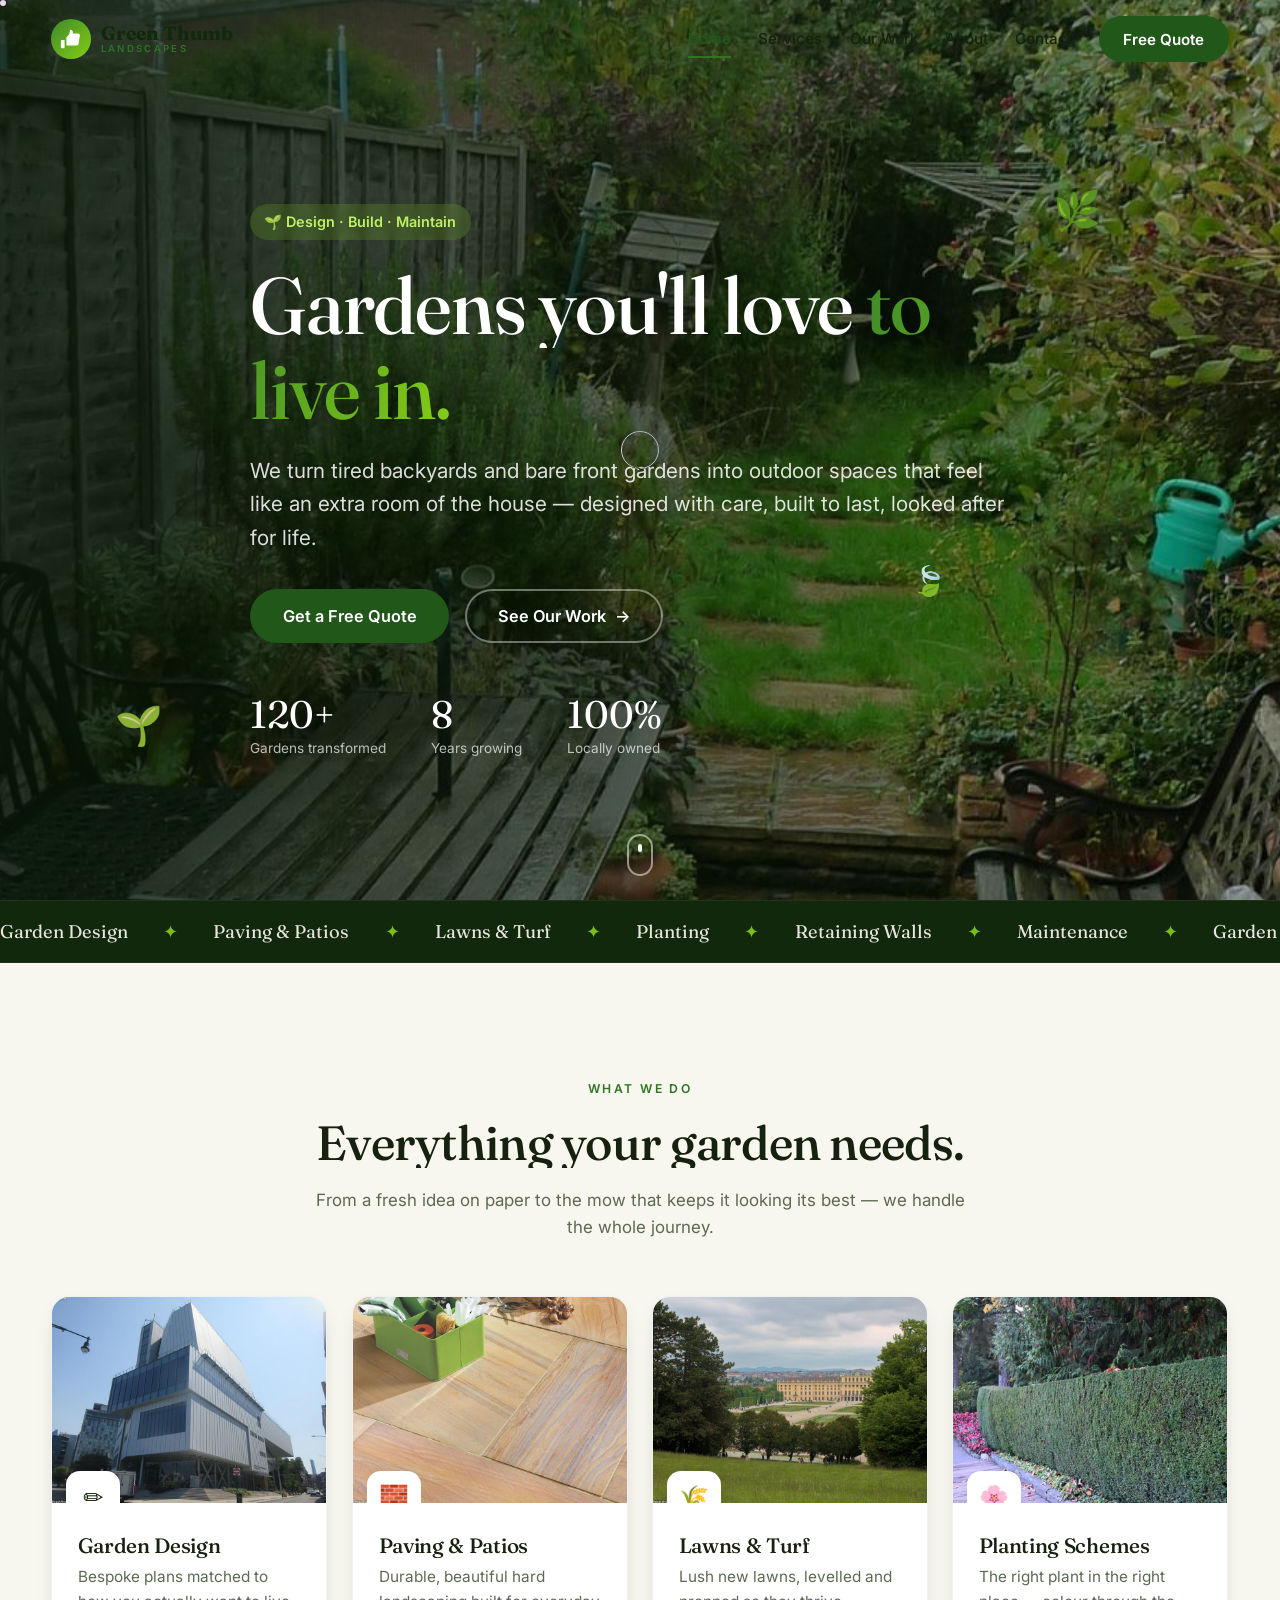
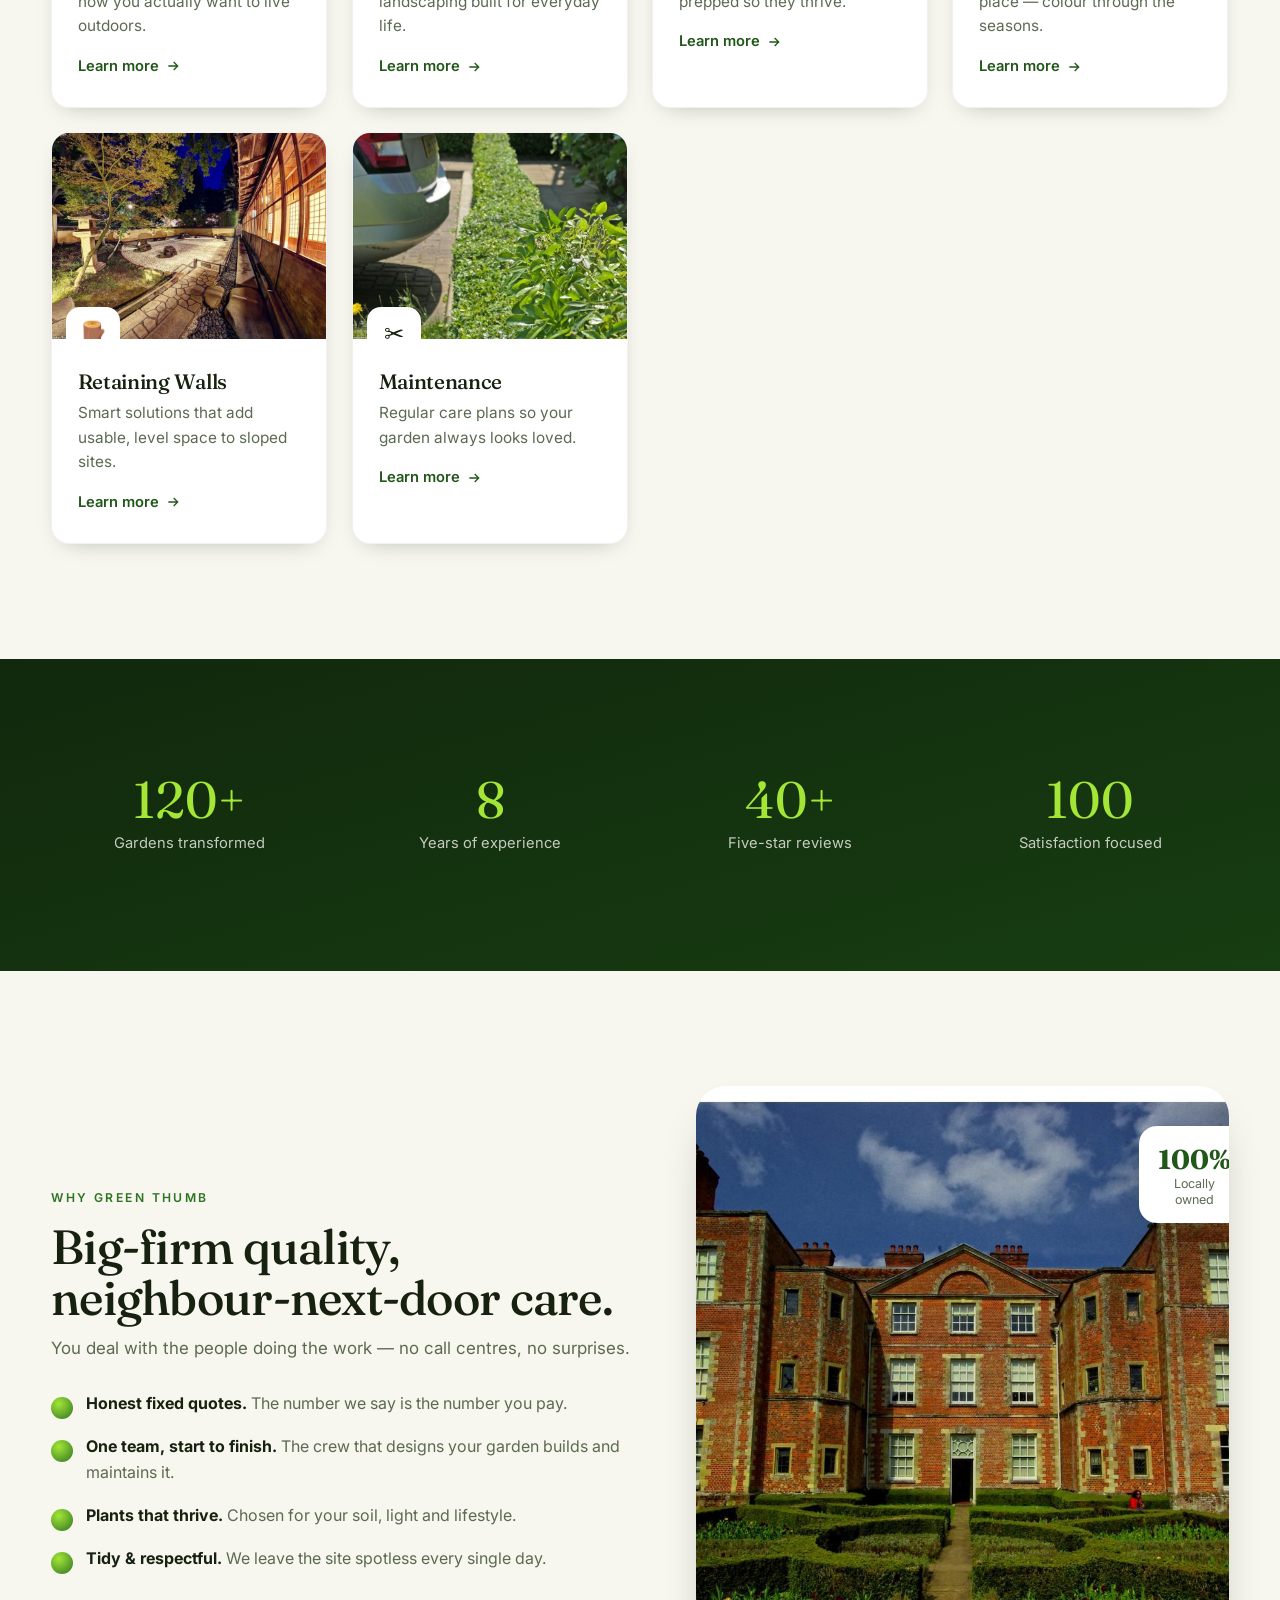
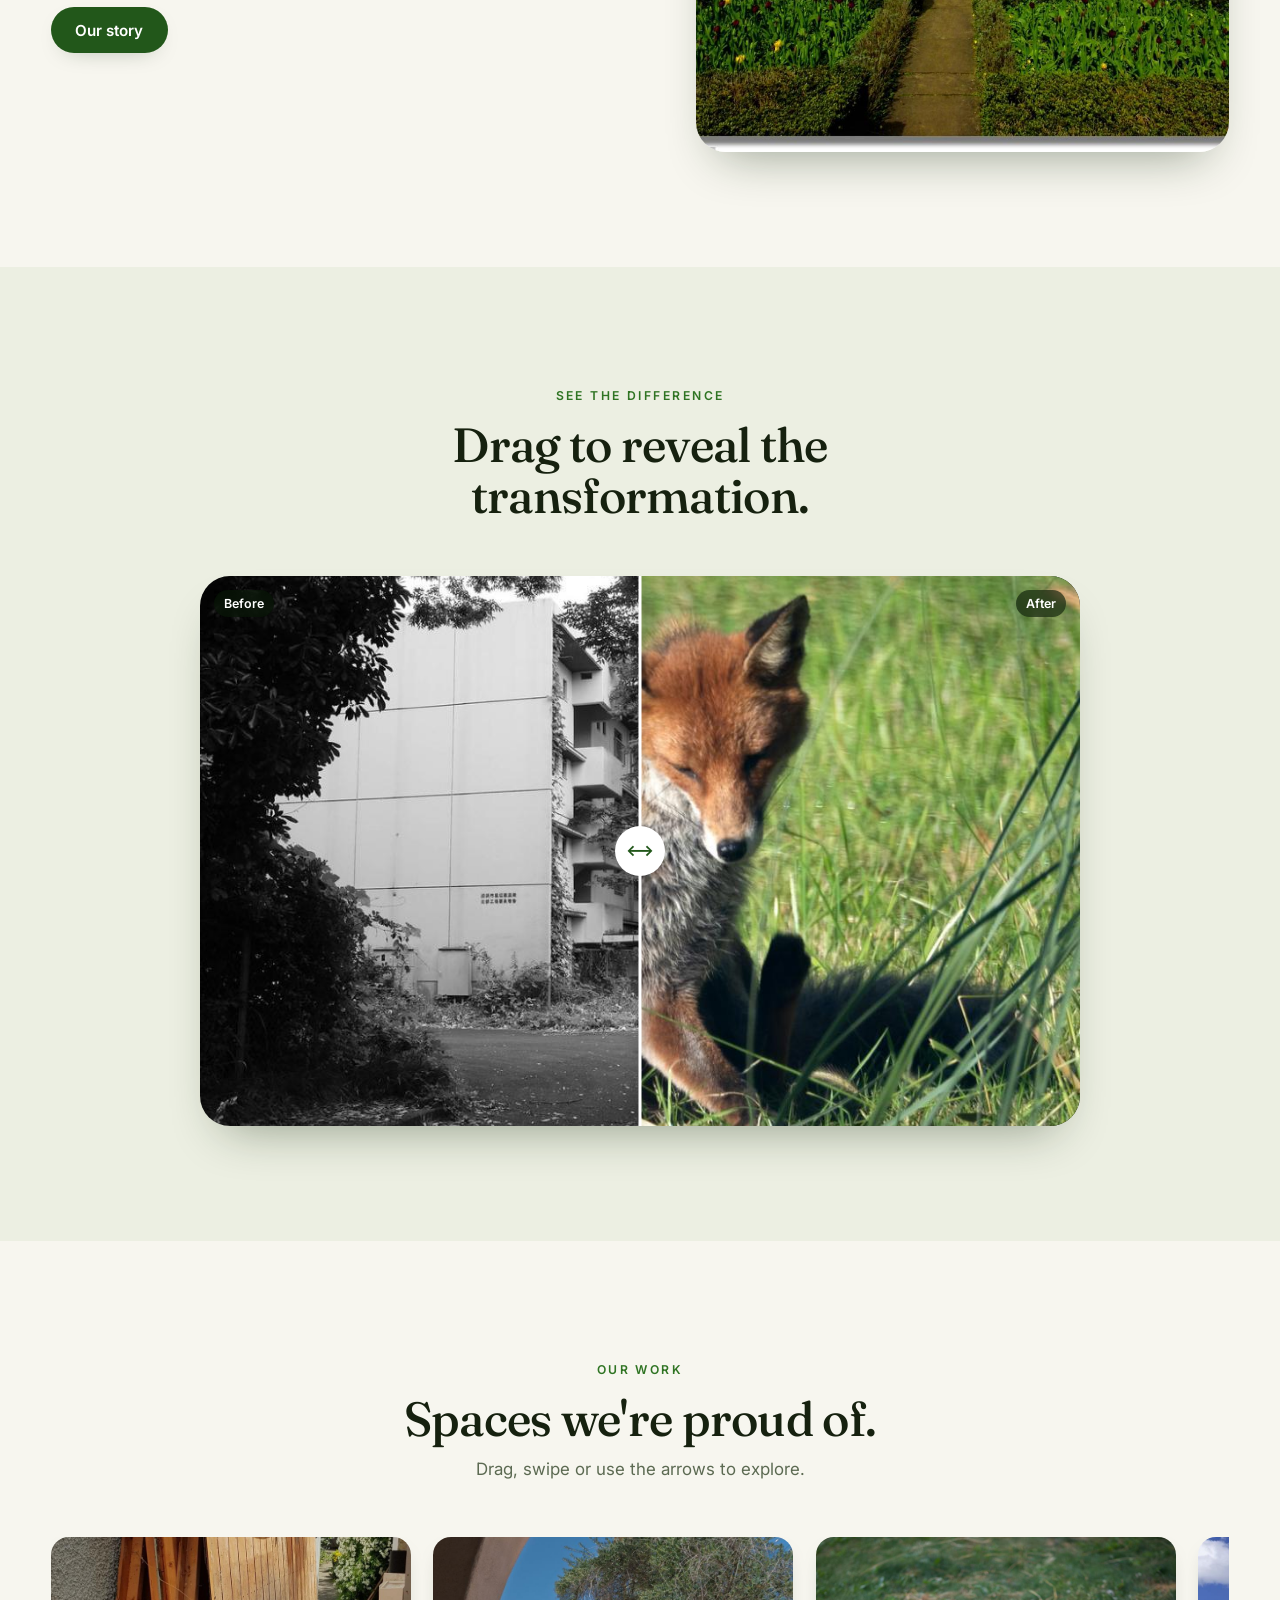
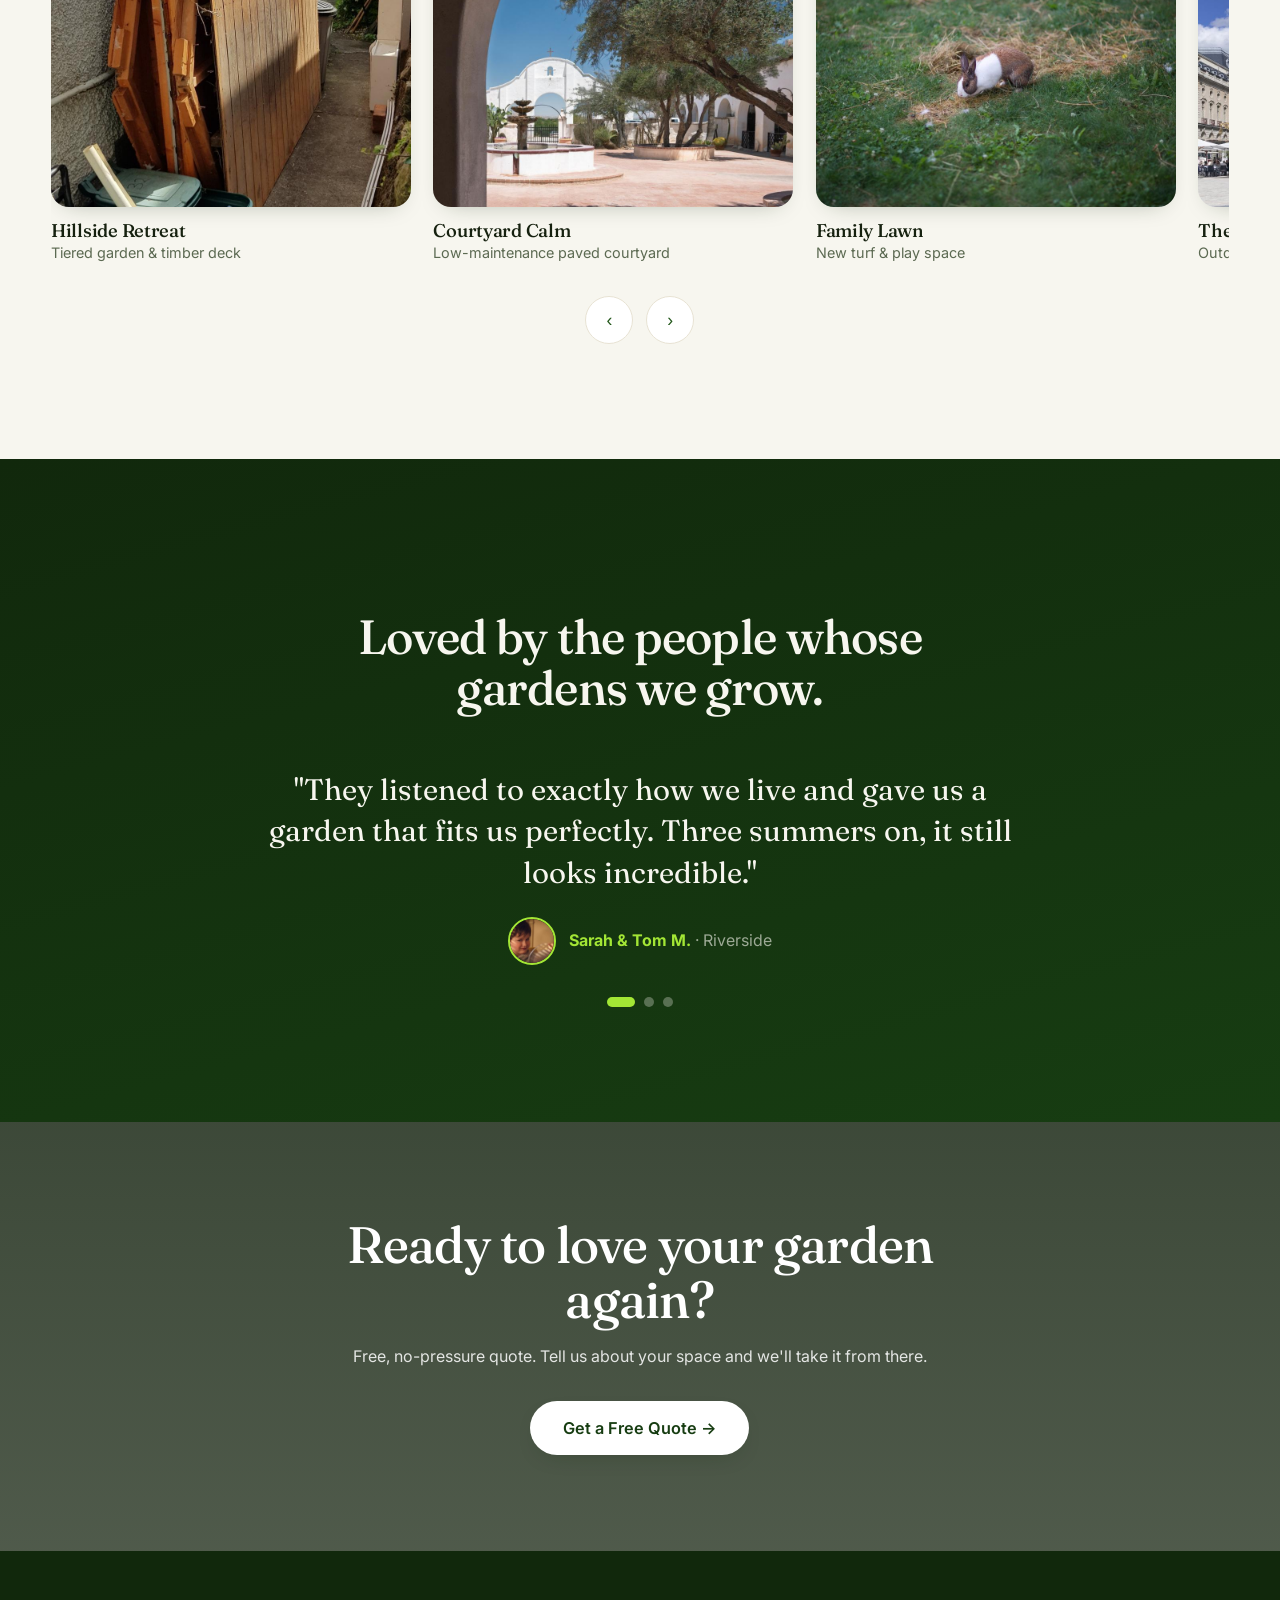
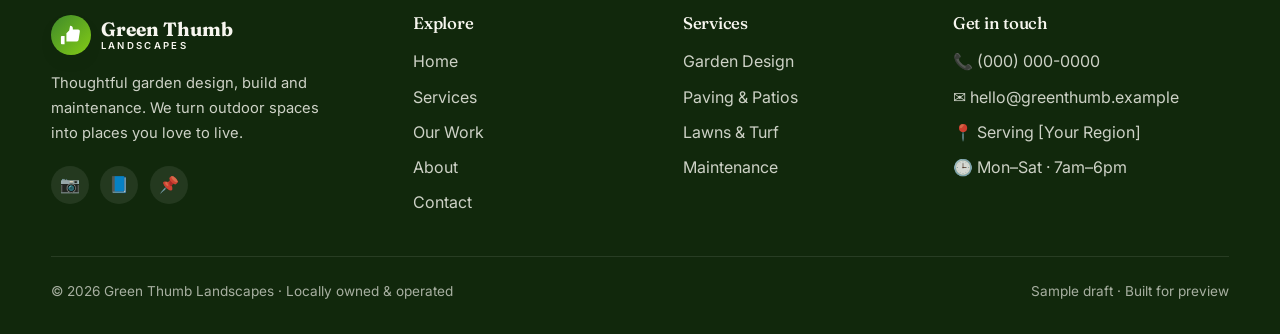
<file: index.html>
<!DOCTYPE html>
<html lang="en">
<head>
<meta charset="UTF-8"/>
<meta name="viewport" content="width=device-width, initial-scale=1.0"/>
<meta name="description" content="Green Thumb Landscapes — garden design, build & maintenance. Gardens you'll love to live in."/>
<title>Green Thumb Landscapes — Gardens You'll Love to Live In</title>
<link rel="preconnect" href="https://fonts.googleapis.com"/>
<link rel="preconnect" href="https://fonts.gstatic.com" crossorigin/>
<link href="https://fonts.googleapis.com/css2?family=Fraunces:opsz,wght@9..144,400;9..144,500;9..144,600&family=Inter:wght@400;500;600;700&display=swap" rel="stylesheet"/>
<link rel="stylesheet" href="css/styles.css"/>
</head>
<body data-page="home">

<!-- HERO -->
<section class="hero">
  <div class="hero__media"><img src="images/hero.jpg" alt="Beautiful landscaped garden" data-parallax="0.12"/></div>
  <span class="hero__float hero__float--1" aria-hidden="true">🌿</span>
  <span class="hero__float hero__float--2" aria-hidden="true">🍃</span>
  <span class="hero__float hero__float--3" aria-hidden="true">🌱</span>
  <div class="container hero__inner">
    <span class="hero__eyebrow" data-reveal="up">🌱 Design · Build · Maintain</span>
    <h1><span class="kinetic">Gardens you'll love</span> <span class="text-grad">to live in.</span></h1>
    <p class="hero__lead" data-reveal="up" data-delay="400">We turn tired backyards and bare front gardens into outdoor spaces that feel like an extra room of the house — designed with care, built to last, looked after for life.</p>
    <div class="hero__cta" data-reveal="up" data-delay="550">
      <a href="contact.html" class="btn btn--lg" data-magnetic>Get a Free Quote</a>
      <a href="gallery.html" class="btn btn--ghost btn--lg" style="color:#fff;box-shadow:inset 0 0 0 2px rgba(255,255,255,.4)">See Our Work <span class="btn__arrow">→</span></a>
    </div>
    <div class="hero__stats" data-reveal="up" data-delay="700">
      <div class="stat"><div class="stat__num"><span data-count="120">0</span>+</div><div class="stat__label">Gardens transformed</div></div>
      <div class="stat"><div class="stat__num"><span data-count="8">0</span></div><div class="stat__label">Years growing</div></div>
      <div class="stat"><div class="stat__num"><span data-count="100" data-suffix="%">0</span></div><div class="stat__label">Locally owned</div></div>
    </div>
  </div>
  <a href="#services" class="hero__scroll" aria-label="Scroll down"><span></span></a>
</section>

<!-- MARQUEE -->
<div class="marquee" aria-hidden="true">
  <div class="marquee__track">
    <span>Garden Design</span><span class="dot">✦</span><span>Paving &amp; Patios</span><span class="dot">✦</span>
    <span>Lawns &amp; Turf</span><span class="dot">✦</span><span>Planting</span><span class="dot">✦</span>
    <span>Retaining Walls</span><span class="dot">✦</span><span>Maintenance</span><span class="dot">✦</span>
    <span>Garden Design</span><span class="dot">✦</span><span>Paving &amp; Patios</span><span class="dot">✦</span>
    <span>Lawns &amp; Turf</span><span class="dot">✦</span><span>Planting</span><span class="dot">✦</span>
    <span>Retaining Walls</span><span class="dot">✦</span><span>Maintenance</span><span class="dot">✦</span>
  </div>
</div>

<!-- SERVICES -->
<section class="section" id="services">
  <div class="container">
    <header class="section__head">
      <span class="eyebrow mask-reveal" data-reveal><span>What we do</span></span>
      <h2 class="section__title mask-reveal" data-reveal><span>Everything your garden needs.</span></h2>
      <p class="section__sub" data-reveal="up">From a fresh idea on paper to the mow that keeps it looking its best — we handle the whole journey.</p>
    </header>
    <div class="cards">
      <article class="card tilt" data-reveal="up">
        <div class="card__media"><img src="images/svc-design.jpg" alt="Garden design"/><span class="card__icon">✏️</span></div>
        <div class="card__body"><h3>Garden Design</h3><p>Bespoke plans matched to how you actually want to live outdoors.</p>
        <a href="services.html" class="card__link">Learn more <svg width="16" height="16" viewBox="0 0 24 24" fill="none" stroke="currentColor" stroke-width="2"><path d="M5 12h14M13 6l6 6-6 6"/></svg></a></div>
      </article>
      <article class="card tilt" data-reveal="up">
        <div class="card__media"><img src="images/svc-paving.jpg" alt="Paving and patios"/><span class="card__icon">🧱</span></div>
        <div class="card__body"><h3>Paving &amp; Patios</h3><p>Durable, beautiful hard landscaping built for everyday life.</p>
        <a href="services.html" class="card__link">Learn more <svg width="16" height="16" viewBox="0 0 24 24" fill="none" stroke="currentColor" stroke-width="2"><path d="M5 12h14M13 6l6 6-6 6"/></svg></a></div>
      </article>
      <article class="card tilt" data-reveal="up">
        <div class="card__media"><img src="images/svc-lawn.jpg" alt="Lawns and turf"/><span class="card__icon">🌾</span></div>
        <div class="card__body"><h3>Lawns &amp; Turf</h3><p>Lush new lawns, levelled and prepped so they thrive.</p>
        <a href="services.html" class="card__link">Learn more <svg width="16" height="16" viewBox="0 0 24 24" fill="none" stroke="currentColor" stroke-width="2"><path d="M5 12h14M13 6l6 6-6 6"/></svg></a></div>
      </article>
      <article class="card tilt" data-reveal="up">
        <div class="card__media"><img src="images/svc-planting.jpg" alt="Planting schemes"/><span class="card__icon">🌸</span></div>
        <div class="card__body"><h3>Planting Schemes</h3><p>The right plant in the right place — colour through the seasons.</p>
        <a href="services.html" class="card__link">Learn more <svg width="16" height="16" viewBox="0 0 24 24" fill="none" stroke="currentColor" stroke-width="2"><path d="M5 12h14M13 6l6 6-6 6"/></svg></a></div>
      </article>
      <article class="card tilt" data-reveal="up">
        <div class="card__media"><img src="images/svc-retaining.jpg" alt="Retaining walls"/><span class="card__icon">🪵</span></div>
        <div class="card__body"><h3>Retaining Walls</h3><p>Smart solutions that add usable, level space to sloped sites.</p>
        <a href="services.html" class="card__link">Learn more <svg width="16" height="16" viewBox="0 0 24 24" fill="none" stroke="currentColor" stroke-width="2"><path d="M5 12h14M13 6l6 6-6 6"/></svg></a></div>
      </article>
      <article class="card tilt" data-reveal="up">
        <div class="card__media"><img src="images/svc-maint.jpg" alt="Garden maintenance"/><span class="card__icon">✂️</span></div>
        <div class="card__body"><h3>Maintenance</h3><p>Regular care plans so your garden always looks loved.</p>
        <a href="services.html" class="card__link">Learn more <svg width="16" height="16" viewBox="0 0 24 24" fill="none" stroke="currentColor" stroke-width="2"><path d="M5 12h14M13 6l6 6-6 6"/></svg></a></div>
      </article>
    </div>
  </div>
</section>

<!-- STATS BAND -->
<section class="section section--dark">
  <div class="container">
    <div class="statsband">
      <div data-reveal="up"><div class="s-num"><span data-count="120">0</span>+</div><div class="s-lab">Gardens transformed</div></div>
      <div data-reveal="up"><div class="s-num"><span data-count="8">0</span></div><div class="s-lab">Years of experience</div></div>
      <div data-reveal="up"><div class="s-num"><span data-count="40">0</span>+</div><div class="s-lab">Five-star reviews</div></div>
      <div data-reveal="up"><div class="s-num"><span data-count="100" data-suffix="%">0</span></div><div class="s-lab">Satisfaction focused</div></div>
    </div>
  </div>
</section>

<!-- WHY US (split + before/after) -->
<section class="section">
  <div class="container split">
    <div class="split__copy">
      <span class="eyebrow" data-reveal="up">Why Green Thumb</span>
      <h2 class="section__title" data-reveal="up" style="text-align:left">Big-firm quality, neighbour-next-door care.</h2>
      <p class="section__sub" data-reveal="up" style="text-align:left">You deal with the people doing the work — no call centres, no surprises.</p>
      <ul class="feat-list">
        <li data-reveal="left"><strong>Honest fixed quotes.</strong> The number we say is the number you pay.</li>
        <li data-reveal="left"><strong>One team, start to finish.</strong> The crew that designs your garden builds and maintains it.</li>
        <li data-reveal="left"><strong>Plants that thrive.</strong> Chosen for your soil, light and lifestyle.</li>
        <li data-reveal="left"><strong>Tidy &amp; respectful.</strong> We leave the site spotless every single day.</li>
      </ul>
      <a href="about.html" class="btn" data-reveal="up" data-magnetic>Our story</a>
    </div>
    <div class="split__media" data-reveal="right">
      <img src="images/about.jpg" alt="Our team at work"/>
      <div class="float-badge float-badge--tr"><b>100%</b>Locally<br>owned</div>
    </div>
  </div>
</section>

<!-- BEFORE / AFTER -->
<section class="section section--tint">
  <div class="container">
    <header class="section__head">
      <span class="eyebrow" data-reveal="up">See the difference</span>
      <h2 class="section__title" data-reveal="up">Drag to reveal the transformation.</h2>
    </header>
    <div class="ba" data-ba data-reveal="zoom">
      <img class="ba__before" src="images/before.jpg" alt="Garden before"/>
      <img class="ba__after" src="images/after.jpg" alt="Garden after"/>
      <span class="ba__tag ba__tag--b">Before</span>
      <span class="ba__tag ba__tag--a">After</span>
      <div class="ba__line"></div>
      <div class="ba__handle">⟷</div>
    </div>
  </div>
</section>

<!-- PROJECT DRAG SLIDER -->
<section class="section">
  <div class="container">
    <header class="section__head">
      <span class="eyebrow" data-reveal="up">Our work</span>
      <h2 class="section__title" data-reveal="up">Spaces we're proud of.</h2>
      <p class="section__sub" data-reveal="up">Drag, swipe or use the arrows to explore.</p>
    </header>
    <div class="pslider" data-pslider data-reveal="up">
      <div class="pslider__track">
        <article class="pslide"><div class="pslide__media"><img src="images/proj-1.jpg" alt="Hillside Retreat"/></div><h3>Hillside Retreat</h3><p>Tiered garden &amp; timber deck</p></article>
        <article class="pslide"><div class="pslide__media"><img src="images/proj-2.jpg" alt="Courtyard Calm"/></div><h3>Courtyard Calm</h3><p>Low-maintenance paved courtyard</p></article>
        <article class="pslide"><div class="pslide__media"><img src="images/proj-3.jpg" alt="Family Lawn"/></div><h3>Family Lawn</h3><p>New turf &amp; play space</p></article>
        <article class="pslide"><div class="pslide__media"><img src="images/proj-4.jpg" alt="The Entertainer"/></div><h3>The Entertainer</h3><p>Outdoor kitchen &amp; patio</p></article>
        <article class="pslide"><div class="pslide__media"><img src="images/proj-5.jpg" alt="Cottage Borders"/></div><h3>Cottage Borders</h3><p>Seasonal planting scheme</p></article>
        <article class="pslide"><div class="pslide__media"><img src="images/proj-6.jpg" alt="Still Waters"/></div><h3>Still Waters</h3><p>Natural pond &amp; planting</p></article>
      </div>
    </div>
    <div class="pslider__ctrl" data-reveal="up">
      <button data-prev aria-label="Previous">‹</button>
      <button data-next aria-label="Next">›</button>
    </div>
  </div>
</section>

<!-- TESTIMONIALS -->
<section class="section section--dark">
  <div class="container">
    <header class="section__head">
      <span class="eyebrow eyebrow--light" data-reveal="up">Kind words</span>
      <h2 class="section__title" data-reveal="up">Loved by the people whose gardens we grow.</h2>
    </header>
    <div class="tcar" data-carousel data-reveal="up">
      <div class="tcar__slide is-active">
        <p>"They listened to exactly how we live and gave us a garden that fits us perfectly. Three summers on, it still looks incredible."</p>
        <div class="tcar__who"><img src="images/avatar-1.jpg" alt=""/><span><b>Sarah &amp; Tom M.</b> · Riverside</span></div>
      </div>
      <div class="tcar__slide">
        <p>"Professional from the first visit to the final clean-up. The fixed quote never moved an inch. I've recommended them to half my street."</p>
        <div class="tcar__who"><img src="images/avatar-2.jpg" alt=""/><span><b>Daniel K.</b> · Oakfield</span></div>
      </div>
      <div class="tcar__slide">
        <p>"Our sloped, unusable backyard is now our favourite room of the house. Worth every cent."</p>
        <div class="tcar__who"><img src="images/avatar-3.jpg" alt=""/><span><b>Priya R.</b> · Hill Park</span></div>
      </div>
      <div class="dots"></div>
    </div>
  </div>
</section>

<!-- CTA BAND (parallax) -->
<section class="cta-band">
  <div class="cta-band__media"><img src="images/cta-bg.jpg" alt="" data-parallax="0.15"/></div>
  <div class="container cta-band__inner">
    <h2 data-reveal="up">Ready to love your garden again?</h2>
    <p data-reveal="up">Free, no-pressure quote. Tell us about your space and we'll take it from there.</p>
    <a href="contact.html" class="btn btn--lg btn--light" data-reveal="up" data-magnetic>Get a Free Quote →</a>
  </div>
</section>

<script src="js/components.js"></script>
<script src="js/main.js"></script>
</body>
</html>
</file>
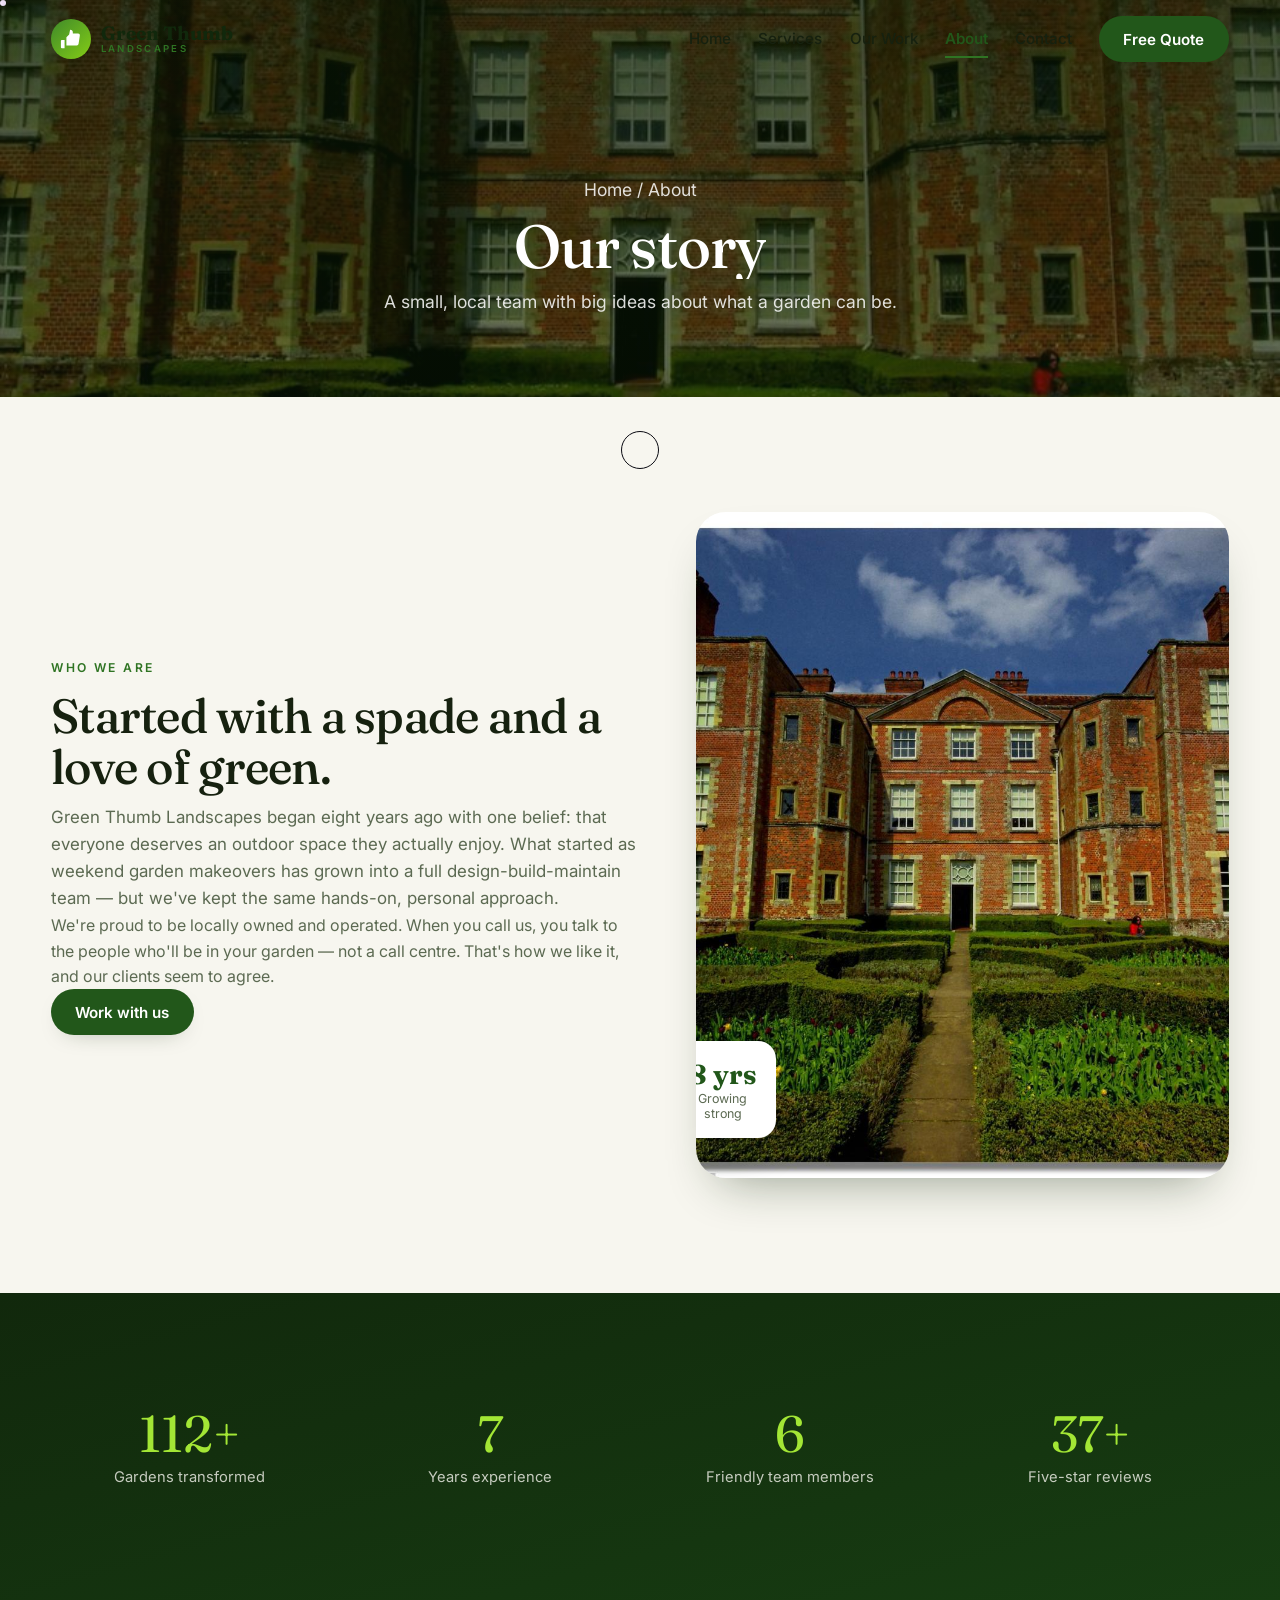
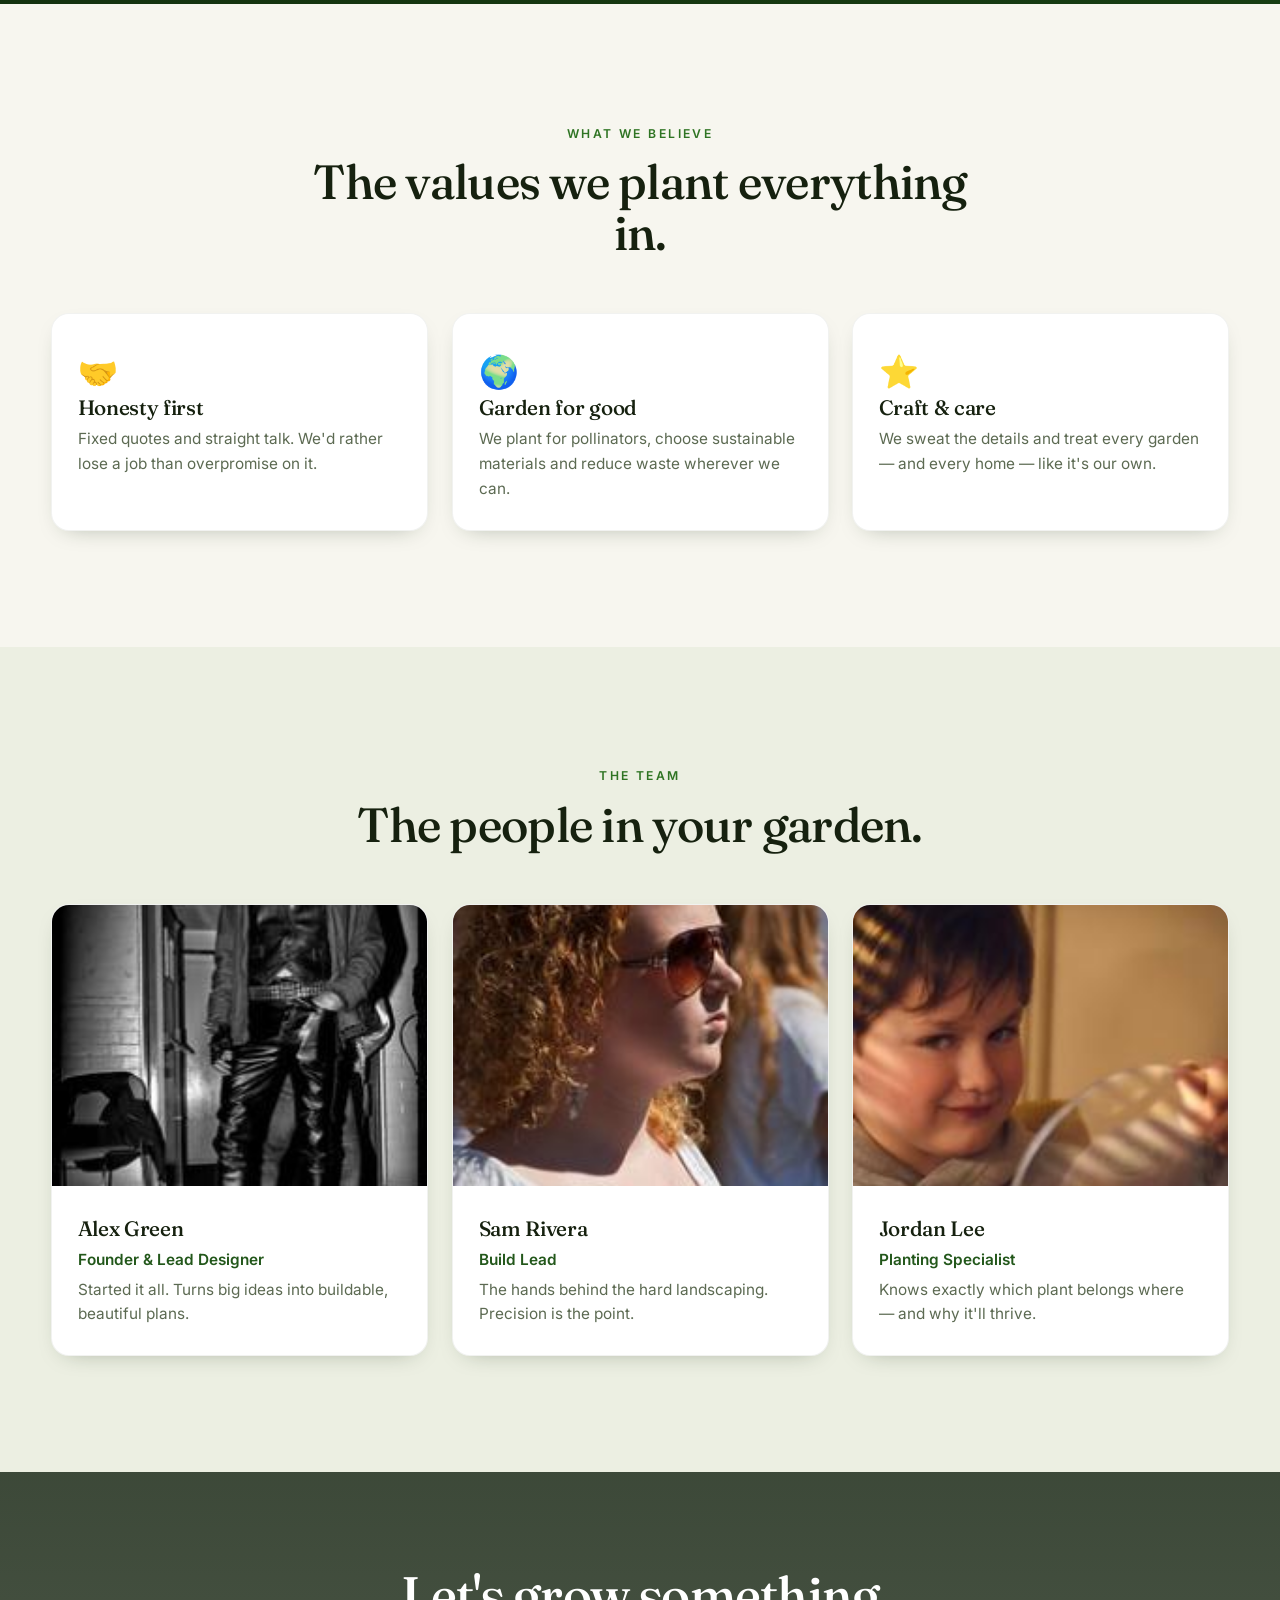
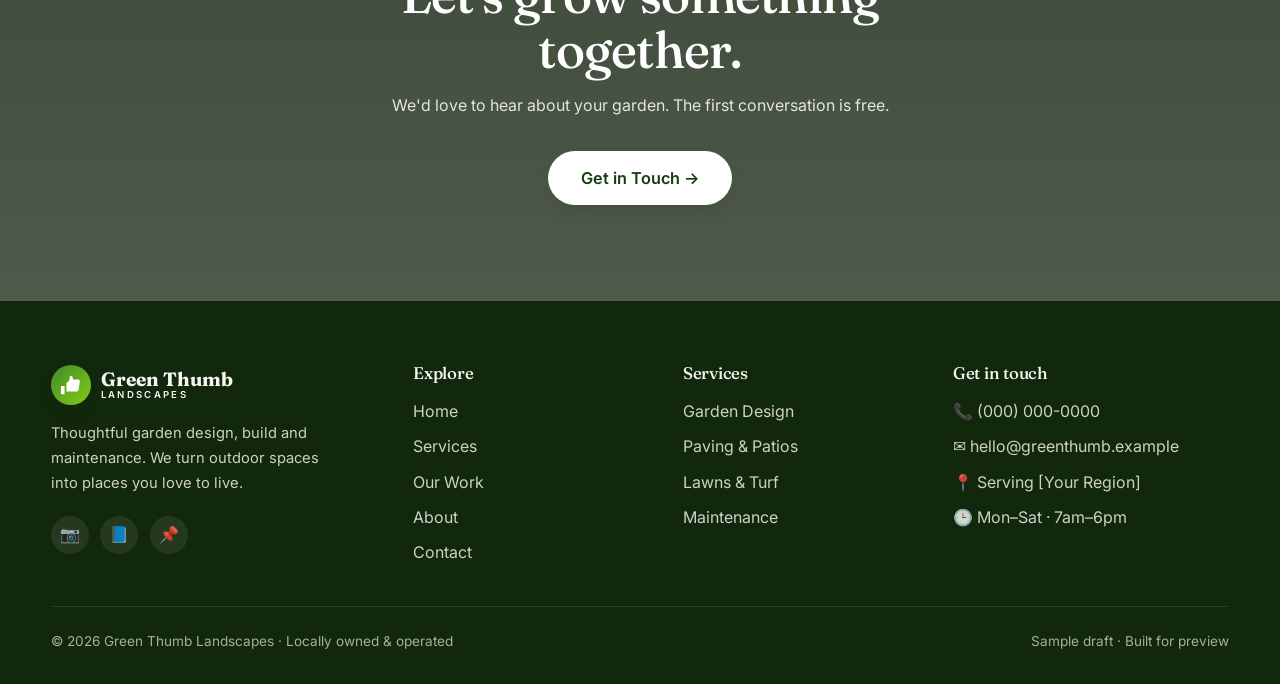
<file: about.html>
<!DOCTYPE html>
<html lang="en">
<head>
<meta charset="UTF-8"/>
<meta name="viewport" content="width=device-width, initial-scale=1.0"/>
<meta name="description" content="The story, values and team behind Green Thumb Landscapes."/>
<title>About — Green Thumb Landscapes</title>
<link rel="preconnect" href="https://fonts.googleapis.com"/>
<link rel="preconnect" href="https://fonts.gstatic.com" crossorigin/>
<link href="https://fonts.googleapis.com/css2?family=Fraunces:opsz,wght@9..144,400;9..144,500;9..144,600&family=Inter:wght@400;500;600;700&display=swap" rel="stylesheet"/>
<link rel="stylesheet" href="css/styles.css"/>
</head>
<body data-page="about">

<section class="phero">
  <div class="phero__media"><img src="images/about.jpg" alt="" data-parallax="0.12"/></div>
  <div class="container phero__inner">
    <p class="crumbs" data-reveal="up"><a href="index.html">Home</a> / About</p>
    <h1 class="kinetic">Our story</h1>
    <p data-reveal="up" data-delay="300">A small, local team with big ideas about what a garden can be.</p>
  </div>
</section>

<!-- STORY -->
<section class="section"><div class="container split">
  <div class="split__copy">
    <span class="eyebrow" data-reveal="up">Who we are</span>
    <h2 class="section__title" data-reveal="up" style="text-align:left">Started with a spade and a love of green.</h2>
    <p class="section__sub" data-reveal="up" style="text-align:left">Green Thumb Landscapes began eight years ago with one belief: that everyone deserves an outdoor space they actually enjoy. What started as weekend garden makeovers has grown into a full design-build-maintain team — but we've kept the same hands-on, personal approach.</p>
    <p data-reveal="up" style="color:var(--muted)">We're proud to be locally owned and operated. When you call us, you talk to the people who'll be in your garden — not a call centre. That's how we like it, and our clients seem to agree.</p>
    <a href="contact.html" class="btn" data-reveal="up" data-magnetic>Work with us</a>
  </div>
  <div class="split__media" data-reveal="right">
    <img src="images/about.jpg" alt="Our team"/>
    <div class="float-badge float-badge--bl"><b>8 yrs</b>Growing<br>strong</div>
  </div>
</div></section>

<!-- STATS -->
<section class="section section--dark"><div class="container">
  <div class="statsband">
    <div data-reveal="up"><div class="s-num"><span data-count="120">0</span>+</div><div class="s-lab">Gardens transformed</div></div>
    <div data-reveal="up"><div class="s-num"><span data-count="8">0</span></div><div class="s-lab">Years experience</div></div>
    <div data-reveal="up"><div class="s-num"><span data-count="6">0</span></div><div class="s-lab">Friendly team members</div></div>
    <div data-reveal="up"><div class="s-num"><span data-count="40">0</span>+</div><div class="s-lab">Five-star reviews</div></div>
  </div>
</div></section>

<!-- VALUES -->
<section class="section">
  <div class="container">
    <header class="section__head">
      <span class="eyebrow" data-reveal="up">What we believe</span>
      <h2 class="section__title" data-reveal="up">The values we plant everything in.</h2>
    </header>
    <div class="cards">
      <article class="card tilt" data-reveal="up"><div class="card__body"><div style="font-size:2rem">🤝</div><h3>Honesty first</h3><p>Fixed quotes and straight talk. We'd rather lose a job than overpromise on it.</p></div></article>
      <article class="card tilt" data-reveal="up"><div class="card__body"><div style="font-size:2rem">🌍</div><h3>Garden for good</h3><p>We plant for pollinators, choose sustainable materials and reduce waste wherever we can.</p></div></article>
      <article class="card tilt" data-reveal="up"><div class="card__body"><div style="font-size:2rem">⭐</div><h3>Craft &amp; care</h3><p>We sweat the details and treat every garden — and every home — like it's our own.</p></div></article>
    </div>
  </div>
</section>

<!-- TEAM -->
<section class="section section--tint">
  <div class="container">
    <header class="section__head">
      <span class="eyebrow" data-reveal="up">The team</span>
      <h2 class="section__title" data-reveal="up">The people in your garden.</h2>
    </header>
    <div class="cards">
      <article class="card" data-reveal="up"><div class="card__media"><img src="images/avatar-2.jpg" alt="Founder"/></div><div class="card__body"><h3>Alex Green</h3><p style="color:var(--green-700);font-weight:600;margin-bottom:.3rem">Founder &amp; Lead Designer</p><p>Started it all. Turns big ideas into buildable, beautiful plans.</p></div></article>
      <article class="card" data-reveal="up"><div class="card__media"><img src="images/avatar-3.jpg" alt="Build lead"/></div><div class="card__body"><h3>Sam Rivera</h3><p style="color:var(--green-700);font-weight:600;margin-bottom:.3rem">Build Lead</p><p>The hands behind the hard landscaping. Precision is the point.</p></div></article>
      <article class="card" data-reveal="up"><div class="card__media"><img src="images/avatar-1.jpg" alt="Planting specialist"/></div><div class="card__body"><h3>Jordan Lee</h3><p style="color:var(--green-700);font-weight:600;margin-bottom:.3rem">Planting Specialist</p><p>Knows exactly which plant belongs where — and why it'll thrive.</p></div></article>
    </div>
  </div>
</section>

<section class="cta-band">
  <div class="cta-band__media"><img src="images/cta-bg.jpg" alt="" data-parallax="0.15"/></div>
  <div class="container cta-band__inner">
    <h2 data-reveal="up">Let's grow something together.</h2>
    <p data-reveal="up">We'd love to hear about your garden. The first conversation is free.</p>
    <a href="contact.html" class="btn btn--lg btn--light" data-reveal="up" data-magnetic>Get in Touch →</a>
  </div>
</section>

<script src="js/components.js"></script>
<script src="js/main.js"></script>
</body>
</html>
</file>
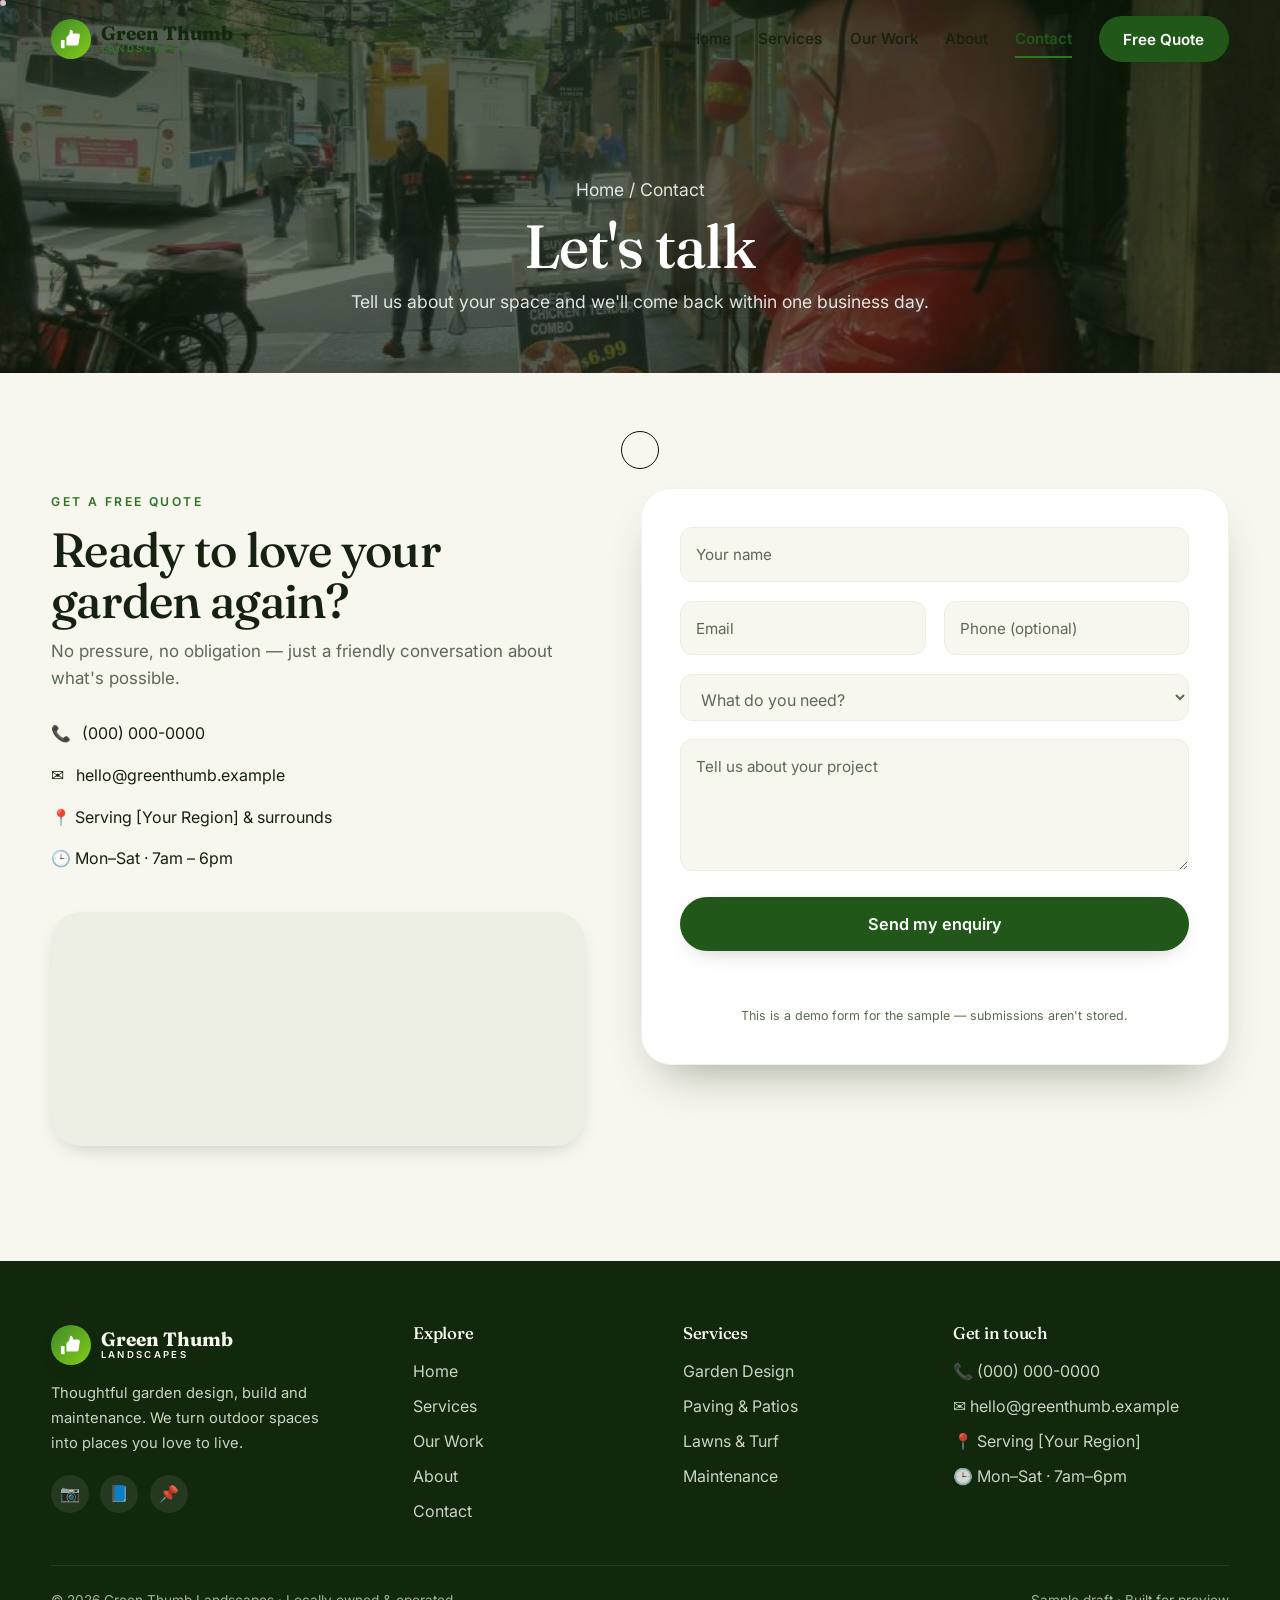
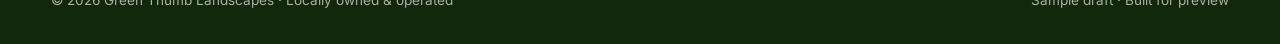
<file: contact.html>
<!DOCTYPE html>
<html lang="en">
<head>
<meta charset="UTF-8"/>
<meta name="viewport" content="width=device-width, initial-scale=1.0"/>
<meta name="description" content="Get a free, no-pressure quote from Green Thumb Landscapes."/>
<title>Contact — Green Thumb Landscapes</title>
<link rel="preconnect" href="https://fonts.googleapis.com"/>
<link rel="preconnect" href="https://fonts.gstatic.com" crossorigin/>
<link href="https://fonts.googleapis.com/css2?family=Fraunces:opsz,wght@9..144,400;9..144,500;9..144,600&family=Inter:wght@400;500;600;700&display=swap" rel="stylesheet"/>
<link rel="stylesheet" href="css/styles.css"/>
</head>
<body data-page="contact">

<section class="phero" style="padding-bottom:3.5rem">
  <div class="phero__media"><img src="images/proj-5.jpg" alt="" data-parallax="0.12"/></div>
  <div class="container phero__inner">
    <p class="crumbs" data-reveal="up"><a href="index.html">Home</a> / Contact</p>
    <h1 class="kinetic">Let's talk</h1>
    <p data-reveal="up" data-delay="300">Tell us about your space and we'll come back within one business day.</p>
  </div>
</section>

<section class="section">
  <div class="container contact">
    <div class="contact__copy">
      <span class="eyebrow" data-reveal="up">Get a free quote</span>
      <h2 class="section__title" data-reveal="up" style="text-align:left">Ready to love your garden again?</h2>
      <p class="section__sub" data-reveal="up" style="text-align:left">No pressure, no obligation — just a friendly conversation about what's possible.</p>
      <ul class="contact__list">
        <li data-reveal="left">📞 <a href="tel:+10000000000">(000) 000-0000</a></li>
        <li data-reveal="left">✉️ <a href="mailto:hello@greenthumb.example">hello@greenthumb.example</a></li>
        <li data-reveal="left">📍 Serving [Your Region] &amp; surrounds</li>
        <li data-reveal="left">🕒 Mon–Sat · 7am – 6pm</li>
      </ul>
      <div class="map-embed" data-reveal="up">
        <iframe title="Service area map" loading="lazy" src="https://www.openstreetmap.org/export/embed.html?bbox=-0.16%2C51.49%2C-0.07%2C51.53&amp;layer=mapnik"></iframe>
      </div>
    </div>

    <form class="form" id="contactForm" data-reveal="right" novalidate>
      <div class="field"><input type="text" id="name" name="name" required placeholder=" "/><label for="name">Your name</label></div>
      <div class="field-row">
        <div class="field"><input type="email" id="email" name="email" required placeholder=" "/><label for="email">Email</label></div>
        <div class="field"><input type="tel" id="phone" name="phone" placeholder=" "/><label for="phone">Phone (optional)</label></div>
      </div>
      <div class="field">
        <select id="service" name="service">
          <option value="">What do you need?</option>
          <option>Garden Design</option><option>Paving &amp; Patios</option><option>Lawns &amp; Turf</option>
          <option>Planting</option><option>Retaining Walls</option><option>Maintenance</option><option>Not sure yet</option>
        </select>
      </div>
      <div class="field"><textarea id="message" name="message" rows="4" required placeholder=" "></textarea><label for="message">Tell us about your project</label></div>
      <button type="submit" class="btn btn--lg btn--block" id="submitBtn" data-magnetic>Send my enquiry</button>
      <p class="form__status" id="formStatus" role="status" aria-live="polite"></p>
      <p style="font-size:.78rem;color:var(--muted);text-align:center">This is a demo form for the sample — submissions aren't stored.</p>
    </form>
  </div>
</section>

<script src="js/components.js"></script>
<script src="js/main.js"></script>
</body>
</html>
</file>
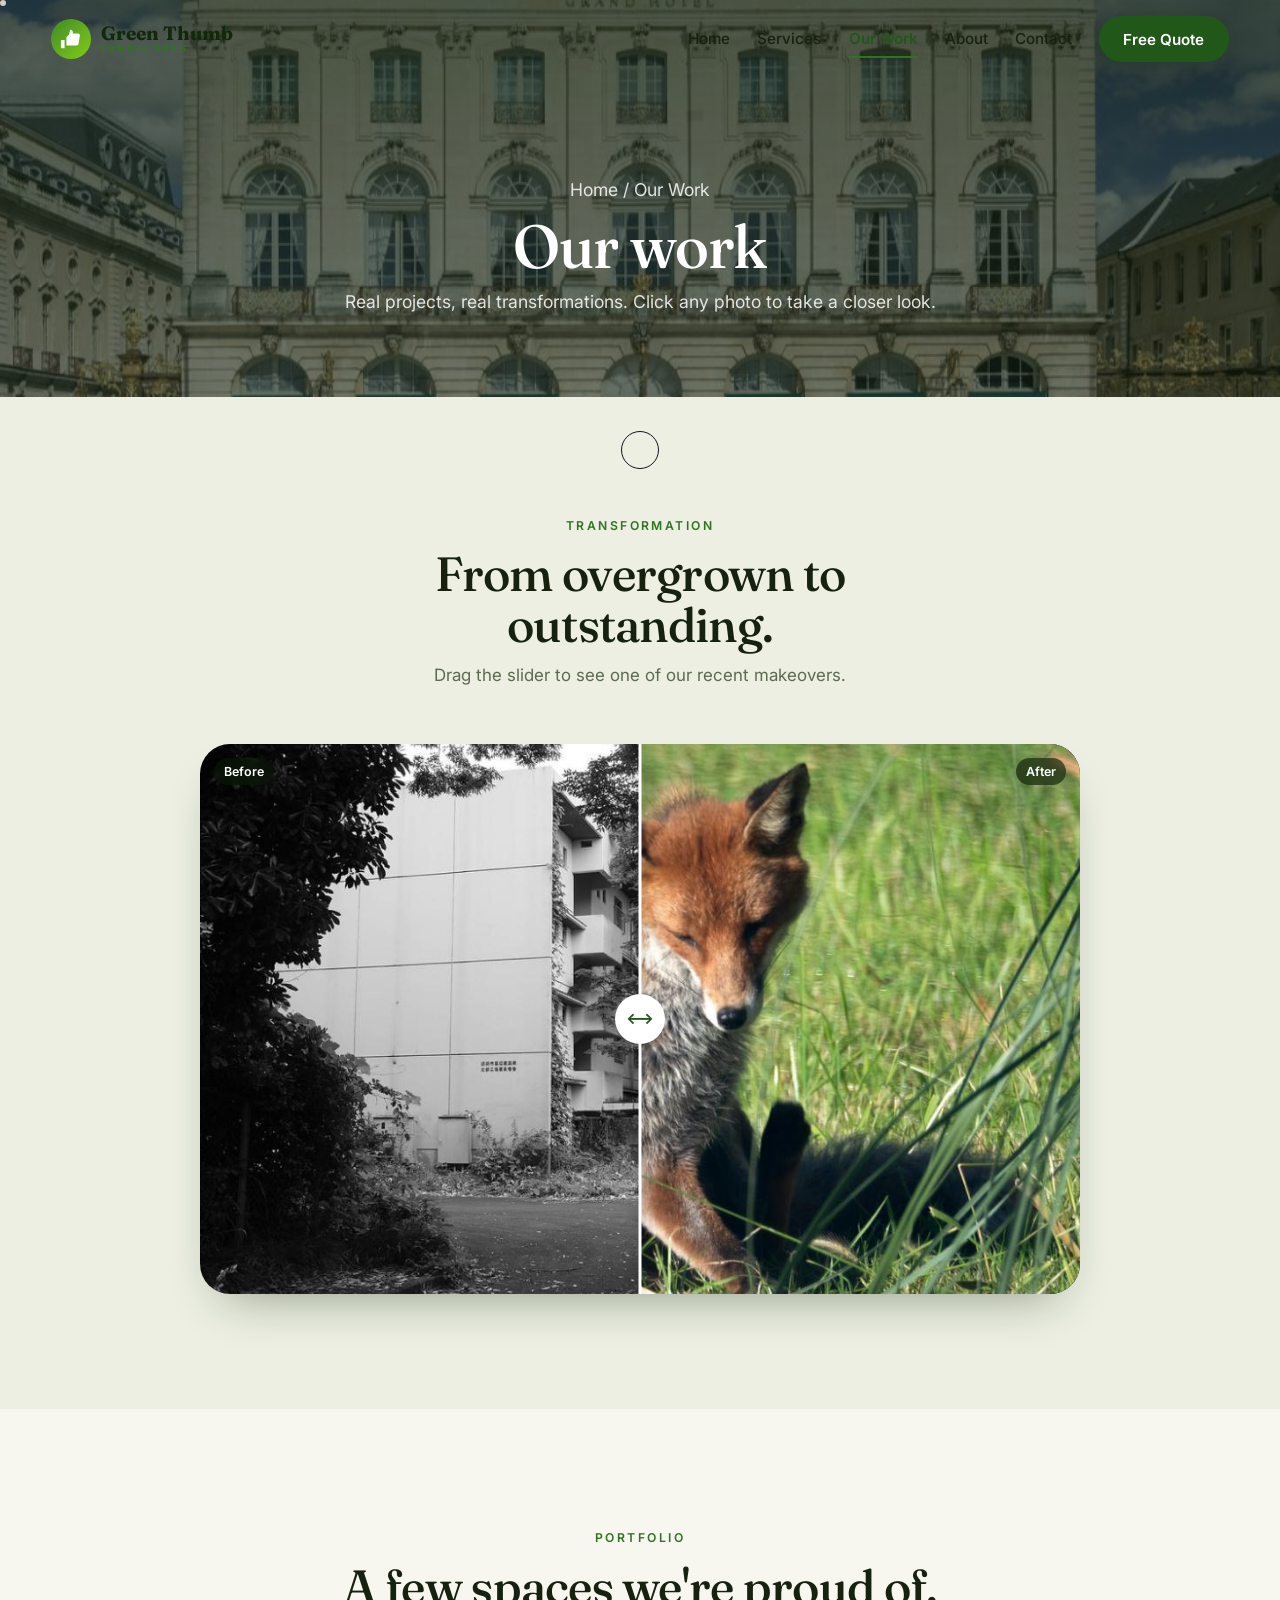
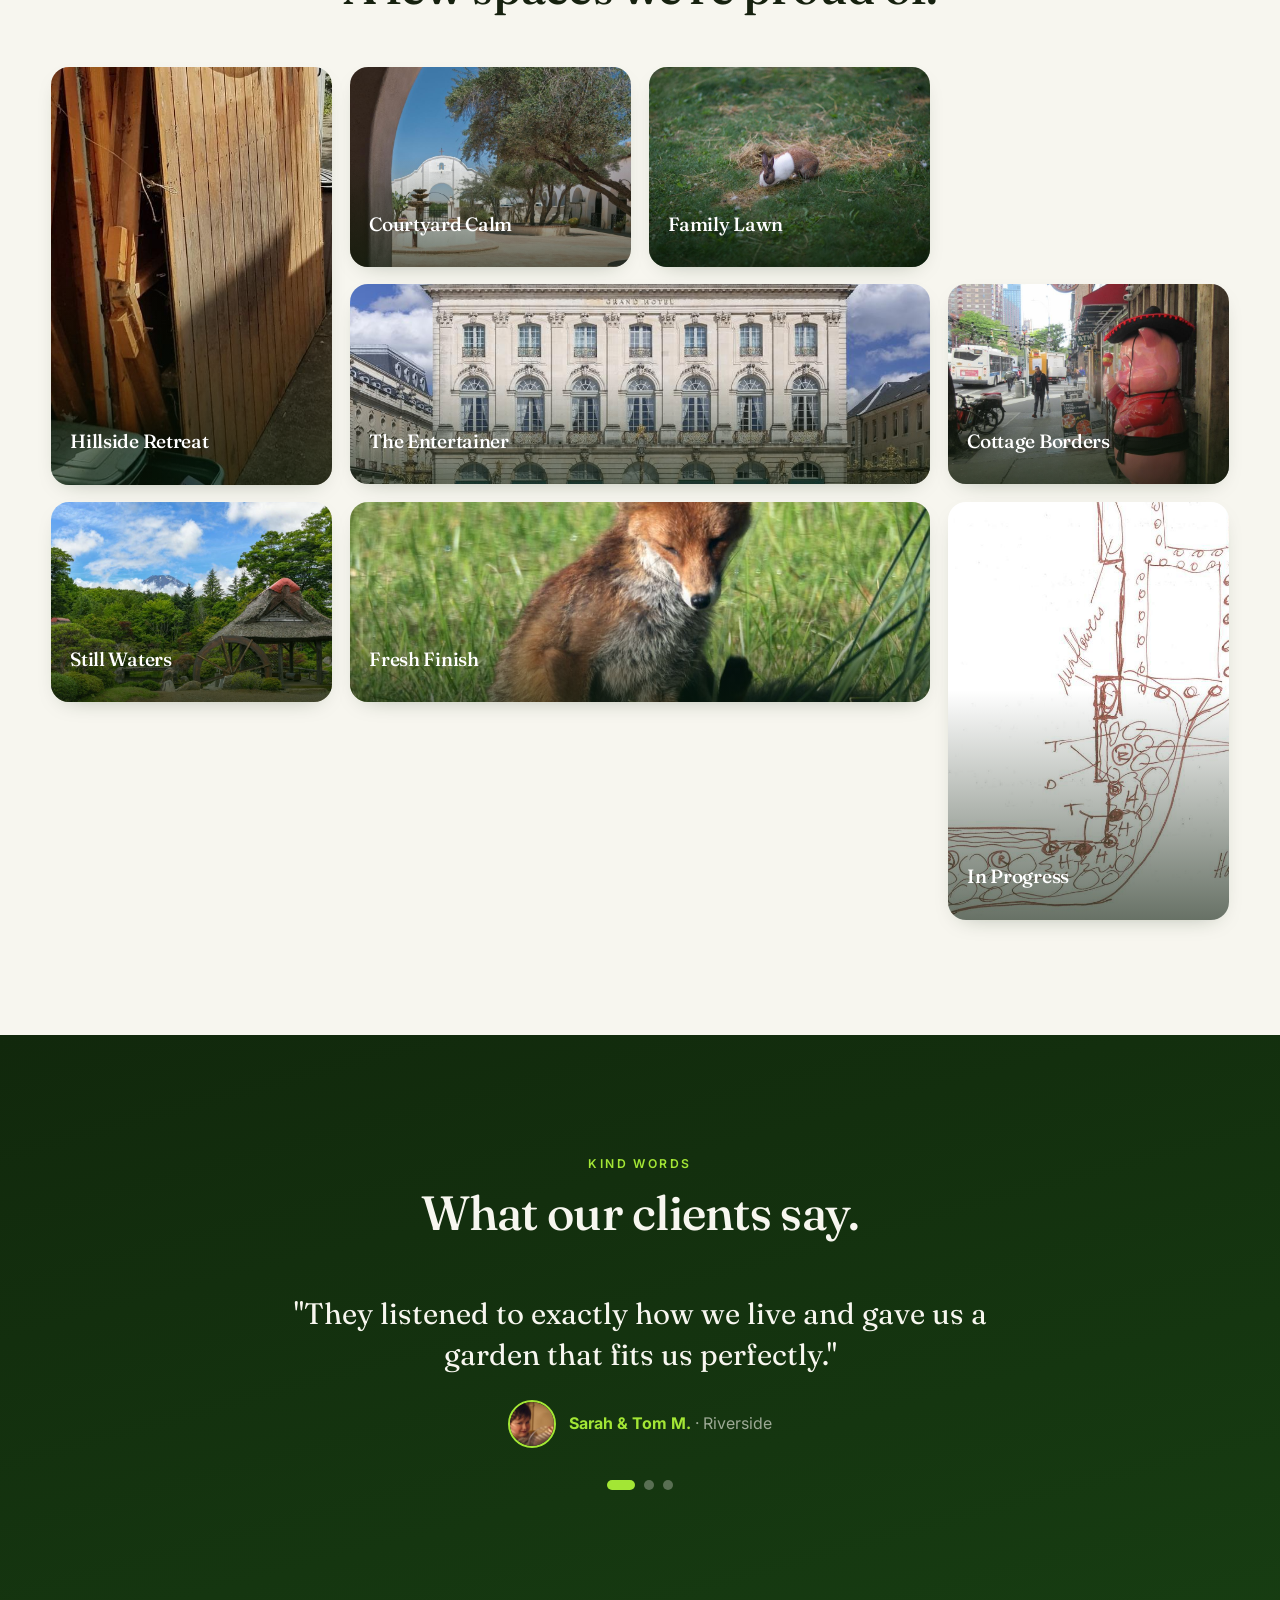
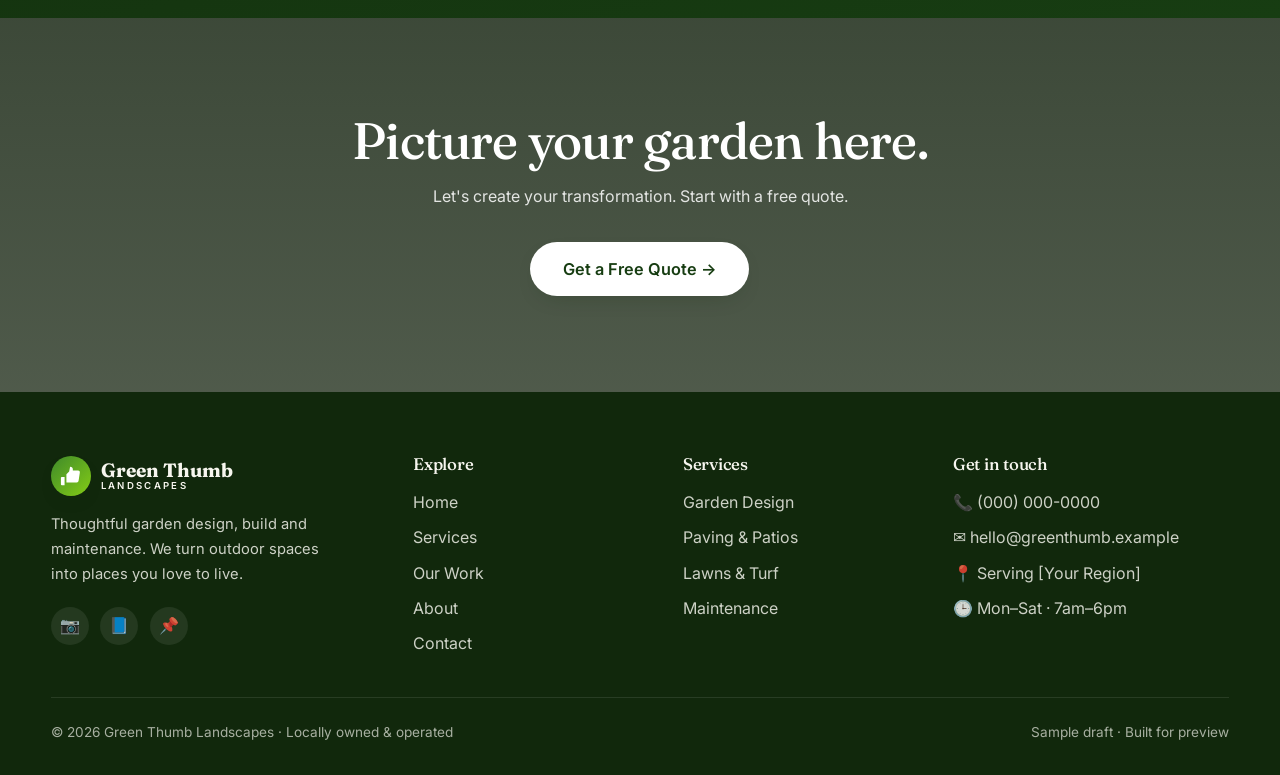
<file: gallery.html>
<!DOCTYPE html>
<html lang="en">
<head>
<meta charset="UTF-8"/>
<meta name="viewport" content="width=device-width, initial-scale=1.0"/>
<meta name="description" content="A gallery of garden transformations by Green Thumb Landscapes."/>
<title>Our Work — Green Thumb Landscapes</title>
<link rel="preconnect" href="https://fonts.googleapis.com"/>
<link rel="preconnect" href="https://fonts.gstatic.com" crossorigin/>
<link href="https://fonts.googleapis.com/css2?family=Fraunces:opsz,wght@9..144,400;9..144,500;9..144,600&family=Inter:wght@400;500;600;700&display=swap" rel="stylesheet"/>
<link rel="stylesheet" href="css/styles.css"/>
</head>
<body data-page="gallery">

<section class="phero">
  <div class="phero__media"><img src="images/proj-4.jpg" alt="" data-parallax="0.12"/></div>
  <div class="container phero__inner">
    <p class="crumbs" data-reveal="up"><a href="index.html">Home</a> / Our Work</p>
    <h1 class="kinetic">Our work</h1>
    <p data-reveal="up" data-delay="300">Real projects, real transformations. Click any photo to take a closer look.</p>
  </div>
</section>

<!-- BEFORE / AFTER -->
<section class="section section--tint">
  <div class="container">
    <header class="section__head">
      <span class="eyebrow" data-reveal="up">Transformation</span>
      <h2 class="section__title" data-reveal="up">From overgrown to outstanding.</h2>
      <p class="section__sub" data-reveal="up">Drag the slider to see one of our recent makeovers.</p>
    </header>
    <div class="ba" data-ba data-reveal="zoom">
      <img class="ba__before" src="images/before.jpg" alt="Before"/>
      <img class="ba__after" src="images/after.jpg" alt="After"/>
      <span class="ba__tag ba__tag--b">Before</span><span class="ba__tag ba__tag--a">After</span>
      <div class="ba__line"></div><div class="ba__handle">⟷</div>
    </div>
  </div>
</section>

<!-- GALLERY GRID + LIGHTBOX -->
<section class="section">
  <div class="container">
    <header class="section__head">
      <span class="eyebrow" data-reveal="up">Portfolio</span>
      <h2 class="section__title" data-reveal="up">A few spaces we're proud of.</h2>
    </header>
    <div class="gallery">
      <figure class="g-item g-tall" data-lightbox data-caption="Hillside Retreat — tiered garden &amp; deck" data-reveal="zoom"><img src="images/proj-1.jpg" alt="Hillside Retreat"/><figcaption><h3>Hillside Retreat</h3><p>Tiered garden &amp; timber deck</p></figcaption></figure>
      <figure class="g-item" data-lightbox data-caption="Courtyard Calm — paved courtyard" data-reveal="zoom"><img src="images/proj-2.jpg" alt="Courtyard Calm"/><figcaption><h3>Courtyard Calm</h3><p>Low-maintenance courtyard</p></figcaption></figure>
      <figure class="g-item" data-lightbox data-caption="Family Lawn — new turf &amp; play space" data-reveal="zoom"><img src="images/proj-3.jpg" alt="Family Lawn"/><figcaption><h3>Family Lawn</h3><p>New turf &amp; play space</p></figcaption></figure>
      <figure class="g-item g-wide" data-lightbox data-caption="The Entertainer — outdoor kitchen &amp; patio" data-reveal="zoom"><img src="images/proj-4.jpg" alt="The Entertainer"/><figcaption><h3>The Entertainer</h3><p>Outdoor kitchen &amp; patio</p></figcaption></figure>
      <figure class="g-item" data-lightbox data-caption="Cottage Borders — seasonal planting" data-reveal="zoom"><img src="images/proj-5.jpg" alt="Cottage Borders"/><figcaption><h3>Cottage Borders</h3><p>Seasonal planting scheme</p></figcaption></figure>
      <figure class="g-item" data-lightbox data-caption="Still Waters — natural pond &amp; planting" data-reveal="zoom"><img src="images/proj-6.jpg" alt="Still Waters"/><figcaption><h3>Still Waters</h3><p>Natural pond &amp; planting</p></figcaption></figure>
      <figure class="g-item g-wide" data-lightbox data-caption="After — a freshly finished garden" data-reveal="zoom"><img src="images/after.jpg" alt="Finished garden"/><figcaption><h3>Fresh Finish</h3><p>Completed front garden</p></figcaption></figure>
      <figure class="g-item g-tall" data-lightbox data-caption="Process — design in progress" data-reveal="zoom"><img src="images/process.jpg" alt="Design process"/><figcaption><h3>In Progress</h3><p>Design &amp; build underway</p></figcaption></figure>
    </div>
  </div>
</section>

<!-- TESTIMONIALS -->
<section class="section section--dark">
  <div class="container">
    <header class="section__head">
      <span class="eyebrow eyebrow--light" data-reveal="up">Kind words</span>
      <h2 class="section__title" data-reveal="up">What our clients say.</h2>
    </header>
    <div class="tcar" data-carousel data-reveal="up">
      <div class="tcar__slide is-active"><p>"They listened to exactly how we live and gave us a garden that fits us perfectly."</p><div class="tcar__who"><img src="images/avatar-1.jpg" alt=""/><span><b>Sarah &amp; Tom M.</b> · Riverside</span></div></div>
      <div class="tcar__slide"><p>"Professional from the first visit to the final clean-up. The fixed quote never moved an inch."</p><div class="tcar__who"><img src="images/avatar-2.jpg" alt=""/><span><b>Daniel K.</b> · Oakfield</span></div></div>
      <div class="tcar__slide"><p>"Our sloped, unusable backyard is now our favourite room of the house."</p><div class="tcar__who"><img src="images/avatar-3.jpg" alt=""/><span><b>Priya R.</b> · Hill Park</span></div></div>
      <div class="dots"></div>
    </div>
  </div>
</section>

<section class="cta-band">
  <div class="cta-band__media"><img src="images/cta-bg.jpg" alt="" data-parallax="0.15"/></div>
  <div class="container cta-band__inner">
    <h2 data-reveal="up">Picture your garden here.</h2>
    <p data-reveal="up">Let's create your transformation. Start with a free quote.</p>
    <a href="contact.html" class="btn btn--lg btn--light" data-reveal="up" data-magnetic>Get a Free Quote →</a>
  </div>
</section>

<script src="js/components.js"></script>
<script src="js/main.js"></script>
</body>
</html>
</file>
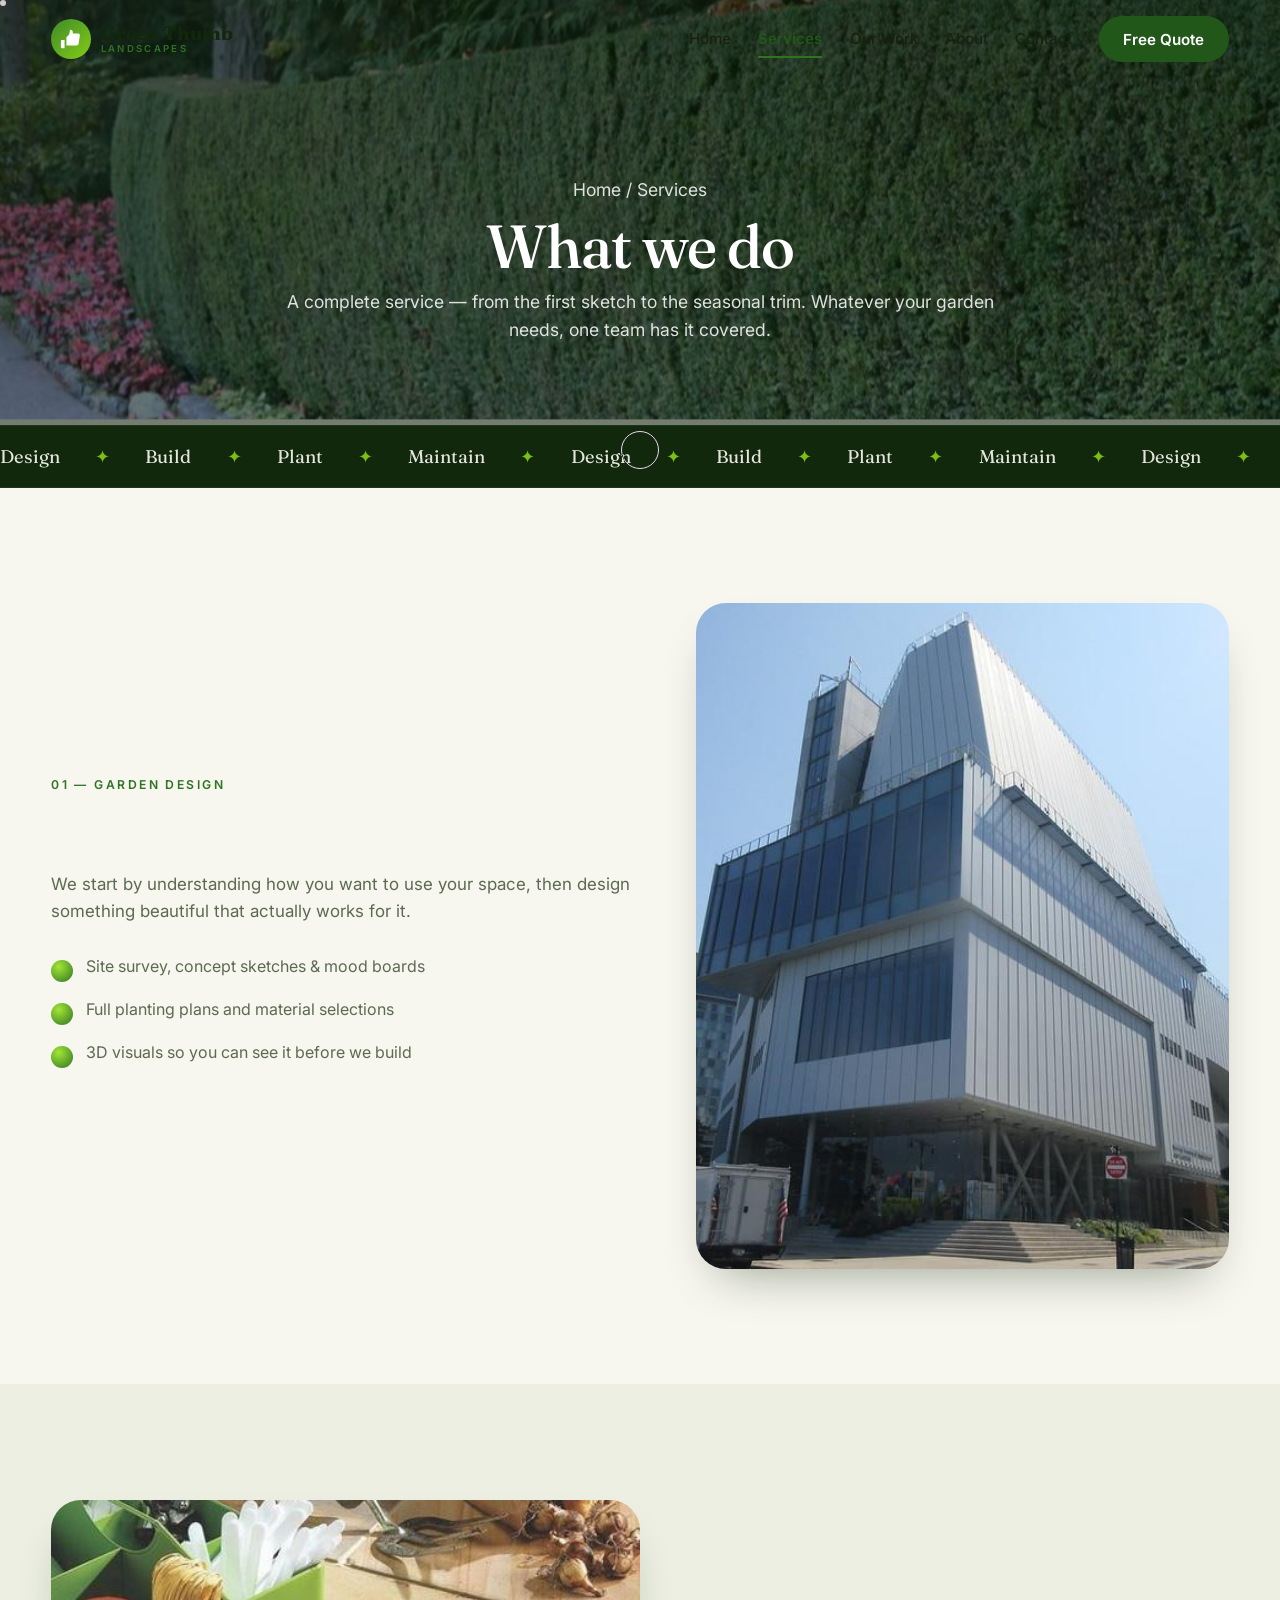
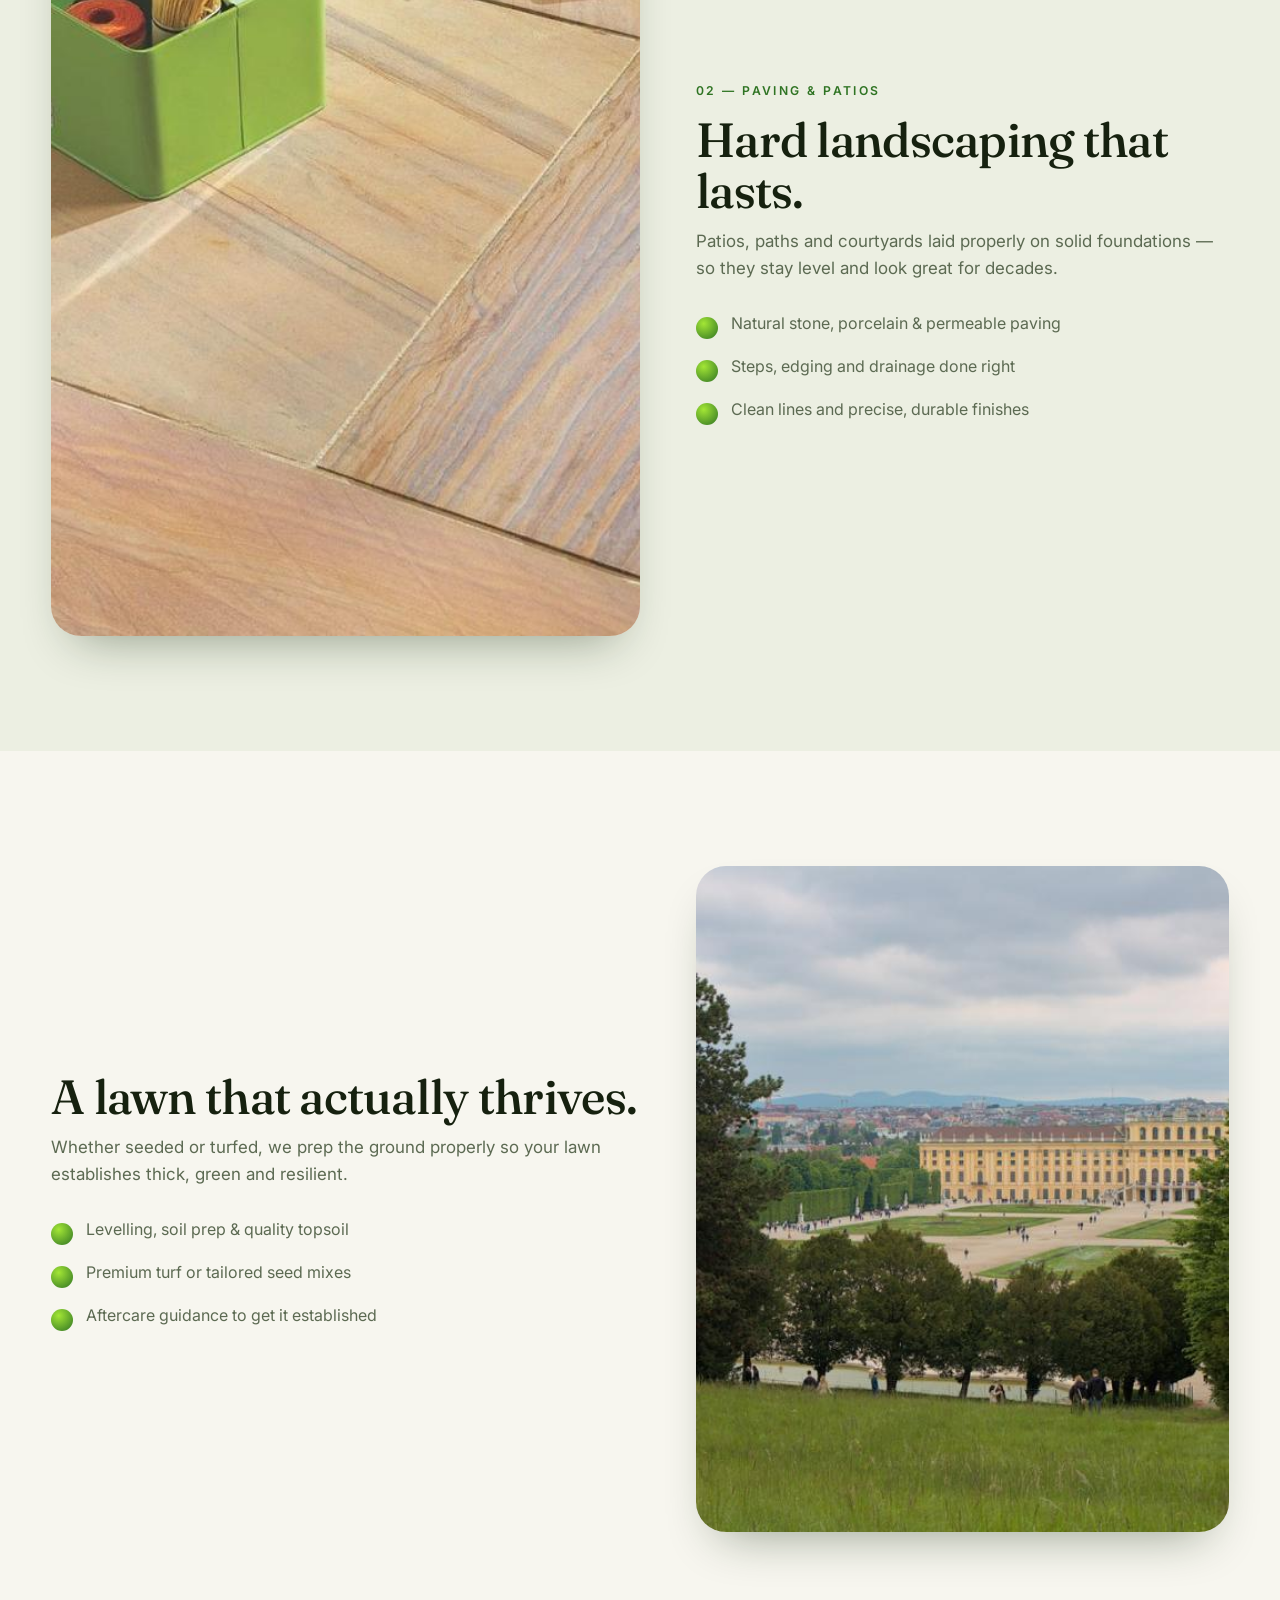
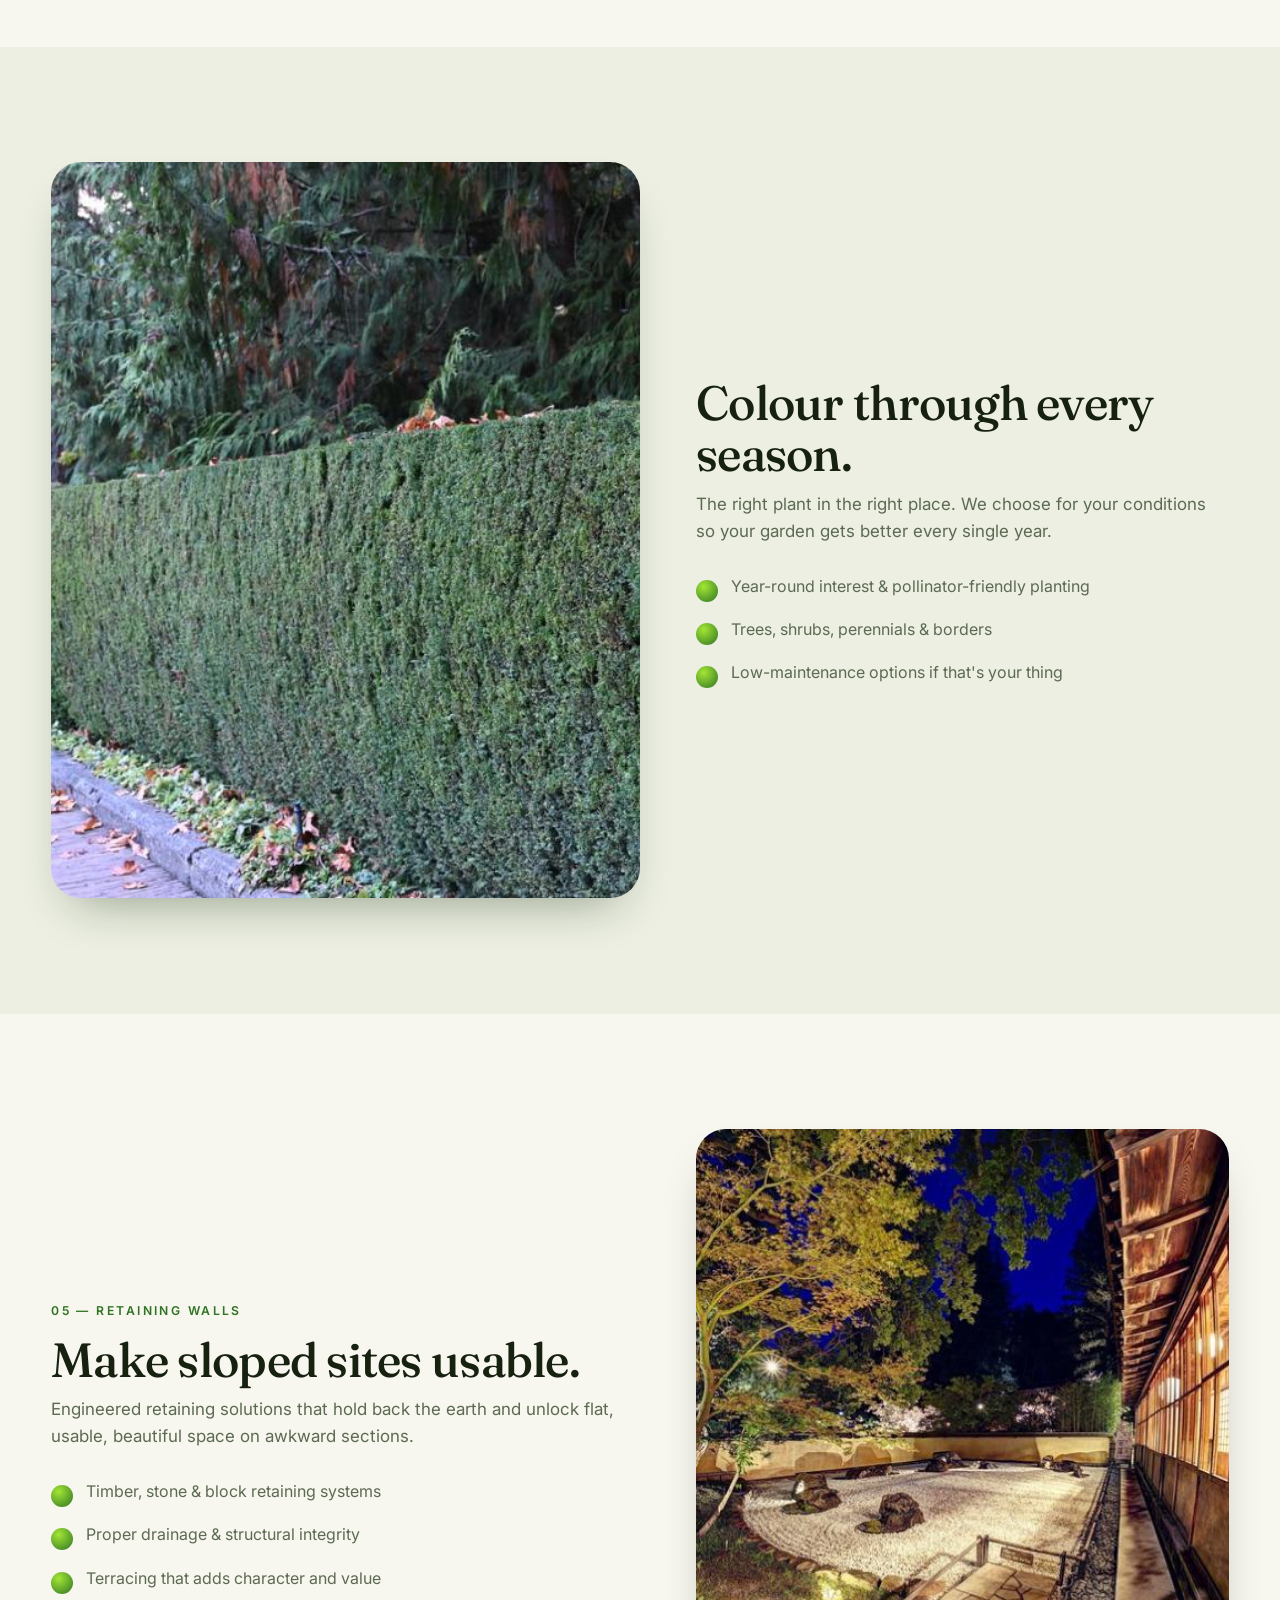
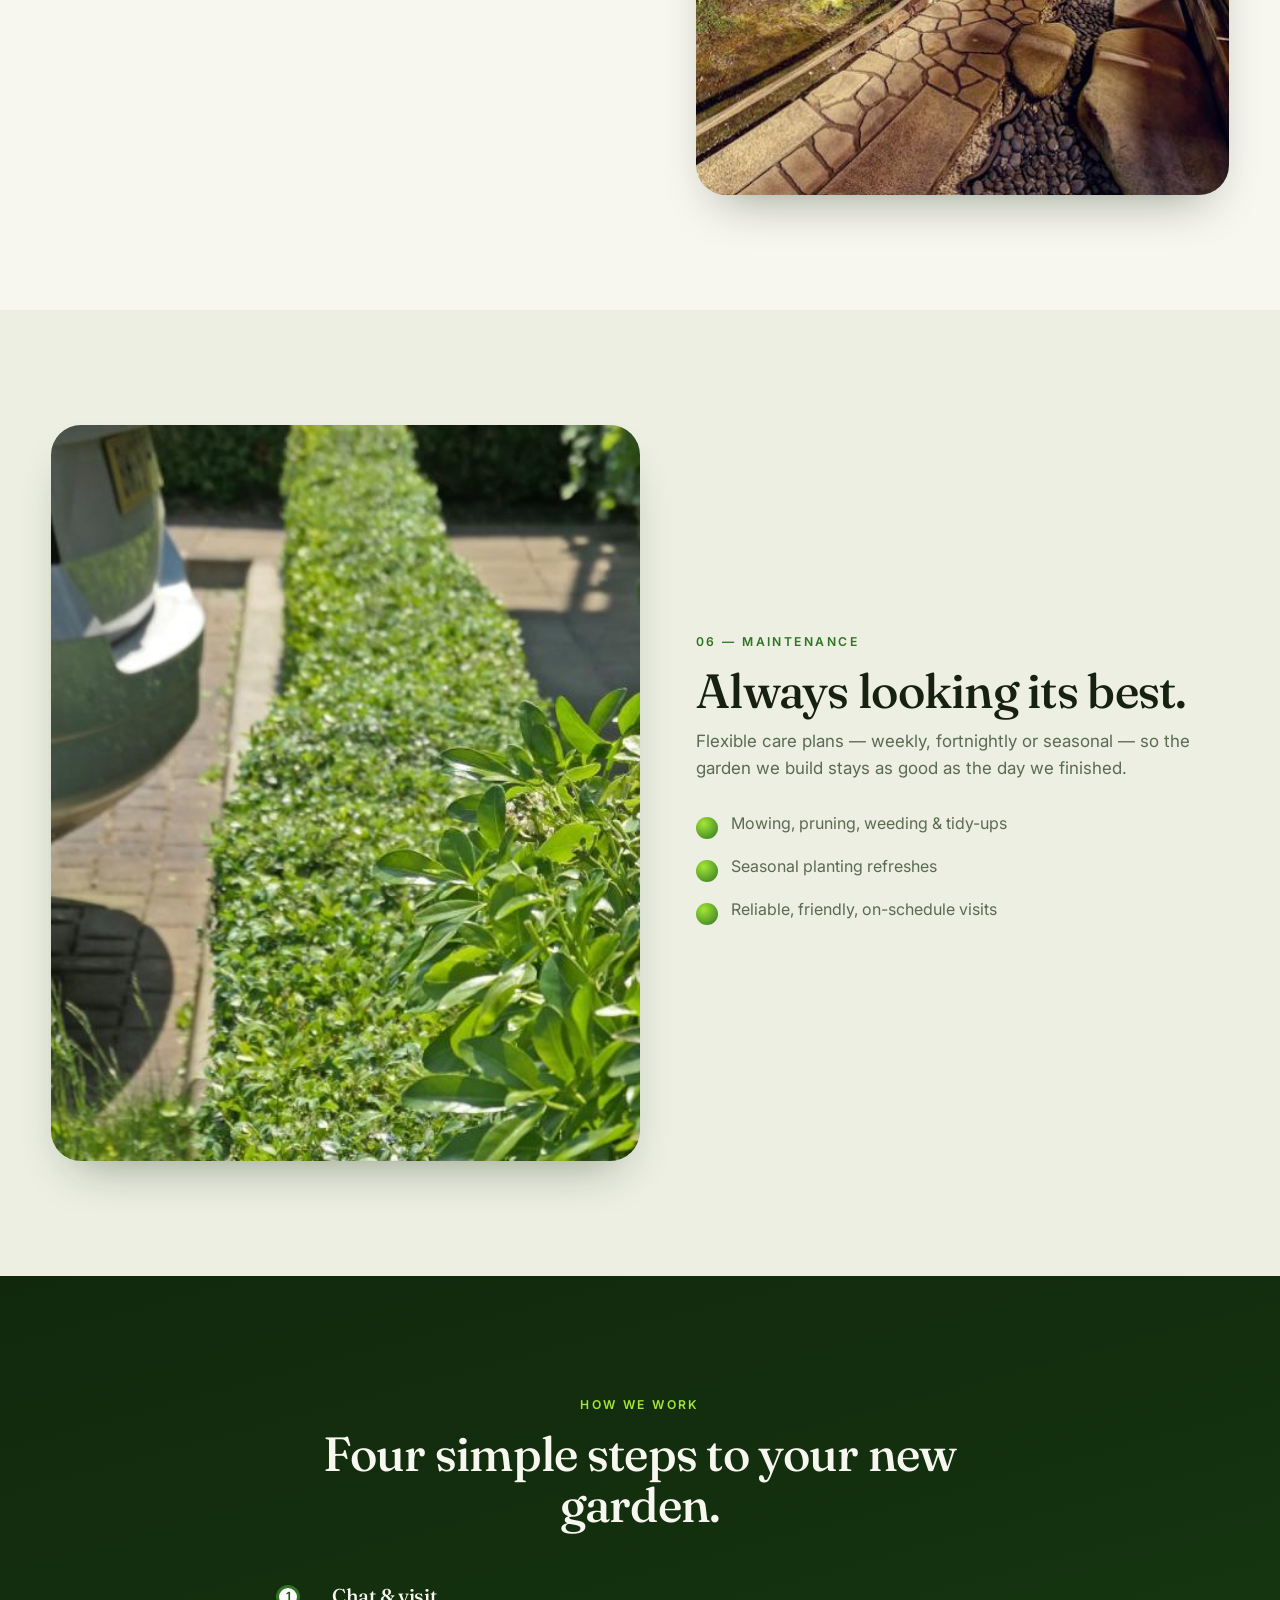
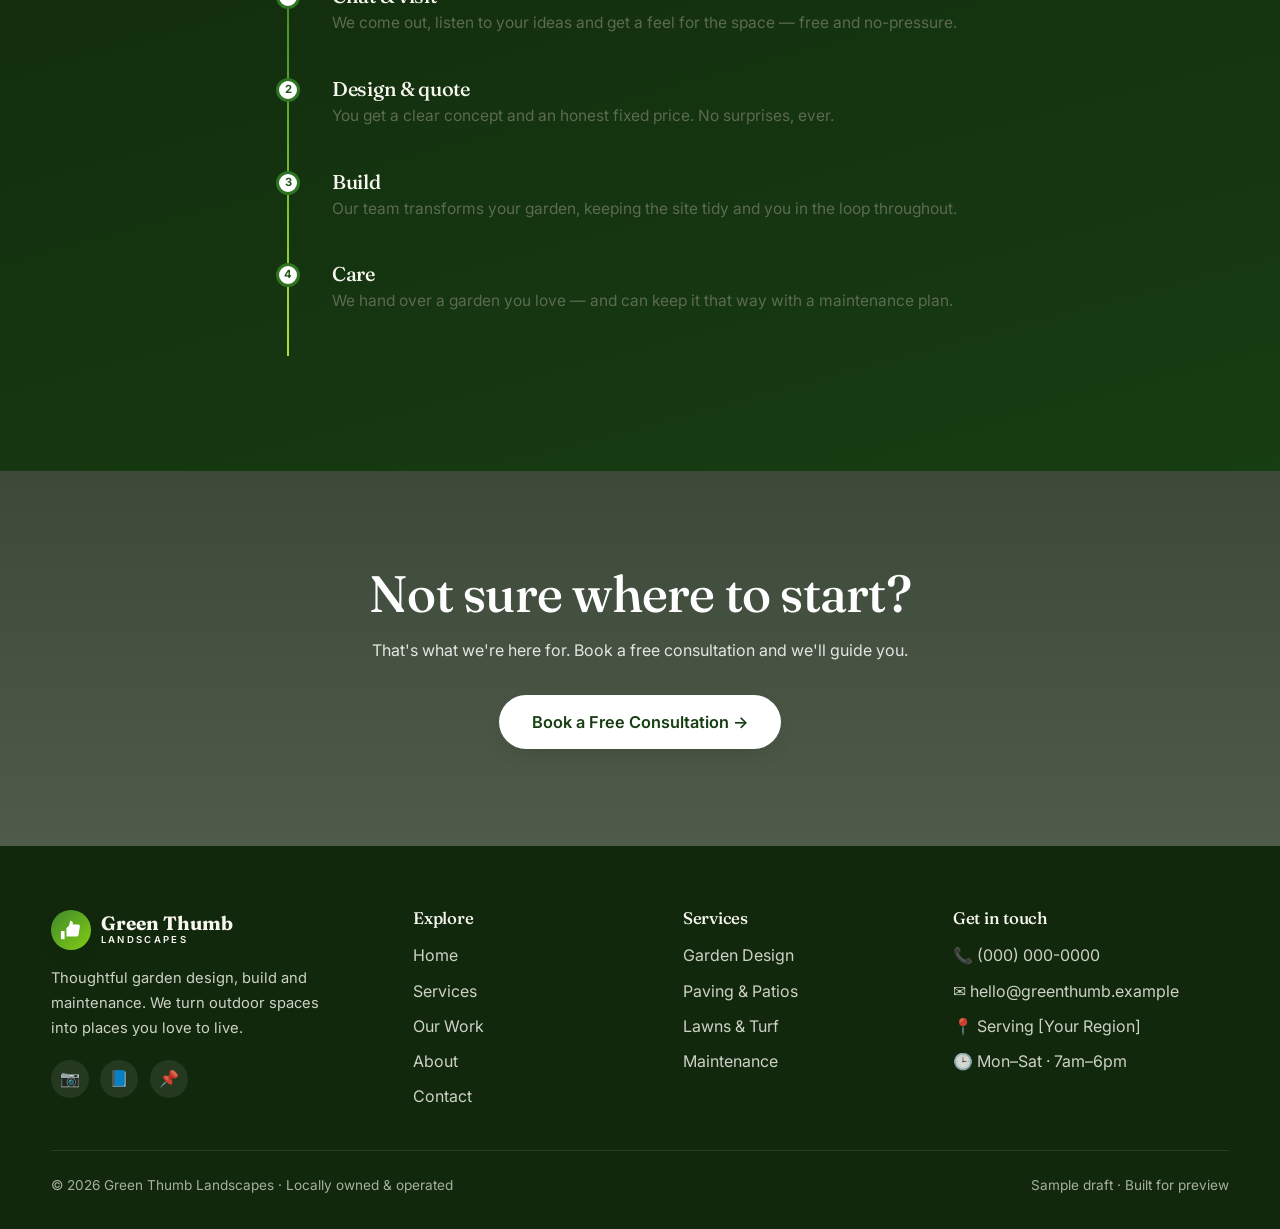
<file: services.html>
<!DOCTYPE html>
<html lang="en">
<head>
<meta charset="UTF-8"/>
<meta name="viewport" content="width=device-width, initial-scale=1.0"/>
<meta name="description" content="Garden design, paving, lawns, planting, retaining walls and maintenance from Green Thumb Landscapes."/>
<title>Services — Green Thumb Landscapes</title>
<link rel="preconnect" href="https://fonts.googleapis.com"/>
<link rel="preconnect" href="https://fonts.gstatic.com" crossorigin/>
<link href="https://fonts.googleapis.com/css2?family=Fraunces:opsz,wght@9..144,400;9..144,500;9..144,600&family=Inter:wght@400;500;600;700&display=swap" rel="stylesheet"/>
<link rel="stylesheet" href="css/styles.css"/>
</head>
<body data-page="services">

<section class="phero">
  <div class="phero__media"><img src="images/svc-planting.jpg" alt="" data-parallax="0.12"/></div>
  <div class="container phero__inner">
    <p class="crumbs" data-reveal="up"><a href="index.html">Home</a> / Services</p>
    <h1 class="kinetic">What we do</h1>
    <p data-reveal="up" data-delay="300">A complete service — from the first sketch to the seasonal trim. Whatever your garden needs, one team has it covered.</p>
  </div>
</section>

<div class="marquee" aria-hidden="true"><div class="marquee__track">
  <span>Design</span><span class="dot">✦</span><span>Build</span><span class="dot">✦</span><span>Plant</span><span class="dot">✦</span><span>Maintain</span><span class="dot">✦</span>
  <span>Design</span><span class="dot">✦</span><span>Build</span><span class="dot">✦</span><span>Plant</span><span class="dot">✦</span><span>Maintain</span><span class="dot">✦</span>
  <span>Design</span><span class="dot">✦</span><span>Build</span><span class="dot">✦</span><span>Plant</span><span class="dot">✦</span><span>Maintain</span><span class="dot">✦</span>
</div></div>

<!-- service blocks (alternating) -->
<section class="section"><div class="container split">
  <div class="split__copy">
    <span class="eyebrow" data-reveal="up">01 — Garden Design</span>
    <h2 class="section__title" data-reveal="up" style="text-align:left">Plans built around your life.</h2>
    <p class="section__sub" data-reveal="up" style="text-align:left">We start by understanding how you want to use your space, then design something beautiful that actually works for it.</p>
    <ul class="feat-list">
      <li data-reveal="left">Site survey, concept sketches &amp; mood boards</li>
      <li data-reveal="left">Full planting plans and material selections</li>
      <li data-reveal="left">3D visuals so you can see it before we build</li>
    </ul>
  </div>
  <div class="split__media" data-reveal="right"><img src="images/svc-design.jpg" alt="Garden design"/></div>
</div></section>

<section class="section section--tint"><div class="container split split--rev">
  <div class="split__copy">
    <span class="eyebrow" data-reveal="up">02 — Paving &amp; Patios</span>
    <h2 class="section__title" data-reveal="up" style="text-align:left">Hard landscaping that lasts.</h2>
    <p class="section__sub" data-reveal="up" style="text-align:left">Patios, paths and courtyards laid properly on solid foundations — so they stay level and look great for decades.</p>
    <ul class="feat-list">
      <li data-reveal="right">Natural stone, porcelain &amp; permeable paving</li>
      <li data-reveal="right">Steps, edging and drainage done right</li>
      <li data-reveal="right">Clean lines and precise, durable finishes</li>
    </ul>
  </div>
  <div class="split__media" data-reveal="left"><img src="images/svc-paving.jpg" alt="Paving and patios"/></div>
</div></section>

<section class="section"><div class="container split">
  <div class="split__copy">
    <span class="eyebrow" data-reveal="up">03 — Lawns &amp; Turf</span>
    <h2 class="section__title" data-reveal="up" style="text-align:left">A lawn that actually thrives.</h2>
    <p class="section__sub" data-reveal="up" style="text-align:left">Whether seeded or turfed, we prep the ground properly so your lawn establishes thick, green and resilient.</p>
    <ul class="feat-list">
      <li data-reveal="left">Levelling, soil prep &amp; quality topsoil</li>
      <li data-reveal="left">Premium turf or tailored seed mixes</li>
      <li data-reveal="left">Aftercare guidance to get it established</li>
    </ul>
  </div>
  <div class="split__media" data-reveal="right"><img src="images/svc-lawn.jpg" alt="Lawns and turf"/></div>
</div></section>

<section class="section section--tint"><div class="container split split--rev">
  <div class="split__copy">
    <span class="eyebrow" data-reveal="up">04 — Planting Schemes</span>
    <h2 class="section__title" data-reveal="up" style="text-align:left">Colour through every season.</h2>
    <p class="section__sub" data-reveal="up" style="text-align:left">The right plant in the right place. We choose for your conditions so your garden gets better every single year.</p>
    <ul class="feat-list">
      <li data-reveal="right">Year-round interest &amp; pollinator-friendly planting</li>
      <li data-reveal="right">Trees, shrubs, perennials &amp; borders</li>
      <li data-reveal="right">Low-maintenance options if that's your thing</li>
    </ul>
  </div>
  <div class="split__media" data-reveal="left"><img src="images/svc-planting.jpg" alt="Planting schemes"/></div>
</div></section>

<section class="section"><div class="container split">
  <div class="split__copy">
    <span class="eyebrow" data-reveal="up">05 — Retaining Walls</span>
    <h2 class="section__title" data-reveal="up" style="text-align:left">Make sloped sites usable.</h2>
    <p class="section__sub" data-reveal="up" style="text-align:left">Engineered retaining solutions that hold back the earth and unlock flat, usable, beautiful space on awkward sections.</p>
    <ul class="feat-list">
      <li data-reveal="left">Timber, stone &amp; block retaining systems</li>
      <li data-reveal="left">Proper drainage &amp; structural integrity</li>
      <li data-reveal="left">Terracing that adds character and value</li>
    </ul>
  </div>
  <div class="split__media" data-reveal="right"><img src="images/svc-retaining.jpg" alt="Retaining walls"/></div>
</div></section>

<section class="section section--tint"><div class="container split split--rev">
  <div class="split__copy">
    <span class="eyebrow" data-reveal="up">06 — Maintenance</span>
    <h2 class="section__title" data-reveal="up" style="text-align:left">Always looking its best.</h2>
    <p class="section__sub" data-reveal="up" style="text-align:left">Flexible care plans — weekly, fortnightly or seasonal — so the garden we build stays as good as the day we finished.</p>
    <ul class="feat-list">
      <li data-reveal="right">Mowing, pruning, weeding &amp; tidy-ups</li>
      <li data-reveal="right">Seasonal planting refreshes</li>
      <li data-reveal="right">Reliable, friendly, on-schedule visits</li>
    </ul>
  </div>
  <div class="split__media" data-reveal="left"><img src="images/svc-maint.jpg" alt="Garden maintenance"/></div>
</div></section>

<!-- PROCESS TIMELINE -->
<section class="section section--dark">
  <div class="container">
    <header class="section__head">
      <span class="eyebrow eyebrow--light" data-reveal="up">How we work</span>
      <h2 class="section__title" data-reveal="up">Four simple steps to your new garden.</h2>
    </header>
    <div class="timeline">
      <div class="tl-step" data-reveal="left"><span class="tl-step__dot">1</span><h3>Chat &amp; visit</h3><p>We come out, listen to your ideas and get a feel for the space — free and no-pressure.</p></div>
      <div class="tl-step" data-reveal="left"><span class="tl-step__dot">2</span><h3>Design &amp; quote</h3><p>You get a clear concept and an honest fixed price. No surprises, ever.</p></div>
      <div class="tl-step" data-reveal="left"><span class="tl-step__dot">3</span><h3>Build</h3><p>Our team transforms your garden, keeping the site tidy and you in the loop throughout.</p></div>
      <div class="tl-step" data-reveal="left"><span class="tl-step__dot">4</span><h3>Care</h3><p>We hand over a garden you love — and can keep it that way with a maintenance plan.</p></div>
    </div>
  </div>
</section>

<!-- CTA -->
<section class="cta-band">
  <div class="cta-band__media"><img src="images/cta-bg.jpg" alt="" data-parallax="0.15"/></div>
  <div class="container cta-band__inner">
    <h2 data-reveal="up">Not sure where to start?</h2>
    <p data-reveal="up">That's what we're here for. Book a free consultation and we'll guide you.</p>
    <a href="contact.html" class="btn btn--lg btn--light" data-reveal="up" data-magnetic>Book a Free Consultation →</a>
  </div>
</section>

<script src="js/components.js"></script>
<script src="js/main.js"></script>
</body>
</html>
</file>
<file: css/styles.css>
/* ============================================================
   GREEN THUMB LANDSCAPES — global styles & animation system
   ============================================================ */
:root{
  --green-900:#11280c; --green-800:#173d12; --green-700:#22571a; --green-600:#2f7423;
  --green-500:#3f8a2a; --green-400:#5aa83a; --lime-400:#84cc16; --lime-300:#a3e635; --lime-200:#bef264;
  --cream:#f7f6ef; --cream-2:#ecefe2; --sand:#e7e2d3;
  --ink:#16210f; --muted:#5c6a52; --white:#fff;
  --radius:18px; --radius-lg:30px; --radius-xl:44px;
  --shadow-sm:0 8px 24px -14px rgba(17,40,12,.4);
  --shadow:0 24px 50px -24px rgba(17,40,12,.45);
  --shadow-lg:0 40px 80px -30px rgba(17,40,12,.5);
  --ease:cubic-bezier(.22,1,.36,1); --ease-bounce:cubic-bezier(.34,1.56,.64,1);
  --font-display:"Fraunces",Georgia,serif; --font-body:"Inter",system-ui,sans-serif;
  --maxw:1180px;
}
*{margin:0;padding:0;box-sizing:border-box}
html{scroll-behavior:smooth;-webkit-text-size-adjust:100%}
body{font-family:var(--font-body);color:var(--ink);background:var(--cream);line-height:1.6;overflow-x:hidden}
h1,h2,h3,h4{font-family:var(--font-display);font-weight:500;line-height:1.07;letter-spacing:-.015em}
a{color:inherit;text-decoration:none}
img{max-width:100%;display:block}
.container{width:min(var(--maxw),92vw);margin-inline:auto}
.text-grad{background:linear-gradient(100deg,var(--green-500),var(--lime-400));-webkit-background-clip:text;background-clip:text;color:transparent}
.eyebrow{font-weight:600;letter-spacing:.2em;text-transform:uppercase;font-size:.76rem;color:var(--green-600)}
.eyebrow--light{color:var(--lime-300)}

/* ---------- preloader ---------- */
.preloader{position:fixed;inset:0;z-index:9999;background:var(--green-900);display:grid;place-items:center;
  transition:opacity .6s var(--ease),visibility .6s}
.preloader.is-done{opacity:0;visibility:hidden}
.preloader__logo{display:grid;place-items:center;width:84px;height:84px;border-radius:50%;
  background:linear-gradient(135deg,var(--green-500),var(--lime-400));color:#fff;
  animation:plPulse 1.1s var(--ease) infinite;box-shadow:0 0 0 0 rgba(132,204,22,.5)}
@keyframes plPulse{0%{transform:scale(.92);box-shadow:0 0 0 0 rgba(132,204,22,.45)}
  70%{transform:scale(1);box-shadow:0 0 0 22px rgba(132,204,22,0)}100%{transform:scale(.92)}}
.preloader__bar{position:absolute;bottom:18%;width:180px;height:3px;border-radius:3px;background:rgba(255,255,255,.15);overflow:hidden}
.preloader__bar i{position:absolute;inset:0;width:40%;background:var(--lime-300);border-radius:3px;animation:plBar 1s var(--ease) infinite}
@keyframes plBar{0%{left:-40%}100%{left:100%}}

/* ---------- custom cursor (desktop) ---------- */
.cursor,.cursor-dot{position:fixed;top:0;left:0;border-radius:50%;pointer-events:none;z-index:9000;mix-blend-mode:difference;will-change:transform}
.cursor{width:38px;height:38px;border:1.5px solid #fff;transition:width .25s var(--ease),height .25s var(--ease),background .25s}
.cursor-dot{width:6px;height:6px;background:#fff}
.cursor.is-hover{width:64px;height:64px;background:rgba(255,255,255,.12)}
body.has-cursor{cursor:none}
body.has-cursor a,body.has-cursor button{cursor:none}
@media (hover:none),(max-width:760px){.cursor,.cursor-dot{display:none!important}}

/* ---------- scroll progress ---------- */
.scroll-progress{position:fixed;top:0;left:0;height:3px;width:0;z-index:1200;
  background:linear-gradient(90deg,var(--green-500),var(--lime-300))}

/* ---------- buttons ---------- */
.btn{--bg:var(--green-700);position:relative;display:inline-flex;align-items:center;justify-content:center;gap:.55em;
  padding:.9em 1.6em;border-radius:999px;font:600 .95rem var(--font-body);background:var(--bg);color:#fff;border:none;
  cursor:pointer;overflow:hidden;isolation:isolate;box-shadow:var(--shadow-sm);
  transition:transform .3s var(--ease),box-shadow .3s var(--ease)}
.btn::after{content:"";position:absolute;inset:0;z-index:-1;opacity:0;transition:opacity .35s var(--ease);
  background:linear-gradient(100deg,var(--green-500),var(--lime-400))}
.btn:hover{transform:translateY(-3px);box-shadow:var(--shadow)}
.btn:hover::after{opacity:1}
.btn--lg{padding:1.05em 2em;font-size:1.02rem}
.btn--ghost{background:transparent;color:var(--green-800);box-shadow:inset 0 0 0 2px rgba(34,87,26,.35)}
.btn--ghost::after{display:none}.btn--ghost:hover{background:rgba(34,87,26,.07)}
.btn--light{background:#fff;color:var(--green-800)}
.btn--block{width:100%}
.btn__arrow{transition:transform .3s var(--ease)}.btn:hover .btn__arrow{transform:translateX(4px)}

/* ---------- NAVBAR ---------- */
.nav{position:fixed;top:0;left:0;right:0;z-index:1100;transition:transform .45s var(--ease),background .4s var(--ease),box-shadow .4s var(--ease)}
.nav.is-hidden{transform:translateY(-100%)}
.nav.is-scrolled{background:rgba(247,246,239,.82);backdrop-filter:blur(14px);box-shadow:0 1px 0 rgba(17,40,12,.07),var(--shadow-sm)}
.nav__inner{display:flex;align-items:center;justify-content:space-between;padding:1rem 0}
.brand{display:inline-flex;align-items:center;gap:.6rem;font-weight:700}
.brand__mark{display:grid;place-items:center;width:40px;height:40px;border-radius:50%;color:#fff;
  background:linear-gradient(135deg,var(--green-500),var(--lime-400));box-shadow:var(--shadow-sm);transition:transform .5s var(--ease)}
.brand:hover .brand__mark{transform:rotate(-14deg) scale(1.08)}
.brand__text{font-family:var(--font-display);font-size:1.2rem;line-height:1;color:var(--green-900);display:flex;flex-direction:column}
.brand__sub{font:600 .6rem var(--font-body);letter-spacing:.24em;text-transform:uppercase;color:var(--green-600)}
.nav__links{display:flex;align-items:center;gap:1.7rem}
.nav__links a:not(.btn){position:relative;font-weight:500;font-size:.95rem;color:var(--ink);padding:.2rem 0}
.nav__links a:not(.btn)::after{content:"";position:absolute;left:0;bottom:-3px;height:2px;width:0;background:var(--green-600);transition:width .28s var(--ease)}
.nav__links a:not(.btn):hover::after,.nav__links a.is-active::after{width:100%}
.nav__links a.is-active{color:var(--green-700);font-weight:600}
.nav__toggle{display:none;flex-direction:column;gap:5px;background:none;border:none;cursor:pointer;padding:8px;z-index:1101}
.nav__toggle span{width:25px;height:2px;background:var(--green-900);border-radius:2px;transition:.32s var(--ease)}
.nav__toggle.is-open span:nth-child(1){transform:translateY(7px) rotate(45deg)}
.nav__toggle.is-open span:nth-child(2){opacity:0}
.nav__toggle.is-open span:nth-child(3){transform:translateY(-7px) rotate(-45deg)}

/* ---------- hero ---------- */
.hero{position:relative;min-height:100svh;display:flex;align-items:center;overflow:hidden;padding:8rem 0 4rem}
.hero__media{position:absolute;inset:0;z-index:0}
.hero__media img{width:100%;height:120%;object-fit:cover;will-change:transform}
.hero__media::after{content:"";position:absolute;inset:0;
  background:linear-gradient(105deg,rgba(8,24,5,.82) 0%,rgba(8,24,5,.5) 45%,rgba(8,24,5,.15) 100%)}
.hero__float{position:absolute;font-size:2.4rem;z-index:1;animation:float 8s var(--ease) infinite;opacity:.9}
.hero__float--1{top:20%;right:14%}.hero__float--2{top:62%;right:26%;animation-delay:-3s;font-size:1.8rem}
.hero__float--3{bottom:16%;left:9%;animation-delay:-5s}
@keyframes float{0%,100%{transform:translateY(0) rotate(0)}50%{transform:translateY(-20px) rotate(9deg)}}
.hero__inner{position:relative;z-index:2;max-width:780px;color:#fff}
.hero__eyebrow{display:inline-block;background:rgba(163,230,53,.16);color:var(--lime-200);padding:.45em 1em;border-radius:999px;
  font-weight:600;font-size:.9rem;margin-bottom:1.4rem;backdrop-filter:blur(4px)}
.hero h1{font-size:clamp(2.7rem,7vw,5rem);margin-bottom:1.3rem}
.hero__lead{font-size:clamp(1.05rem,1.7vw,1.3rem);color:rgba(255,255,255,.85);max-width:58ch;margin-bottom:2.2rem}
.hero__cta{display:flex;flex-wrap:wrap;gap:1rem;margin-bottom:3.2rem}
.hero__stats{display:flex;flex-wrap:wrap;gap:2.8rem}
.stat__num{font-family:var(--font-display);font-size:2.4rem;line-height:1;color:#fff}
.stat__label{font-size:.85rem;color:rgba(255,255,255,.7);margin-top:.3rem}
.hero__scroll{position:absolute;bottom:24px;left:50%;transform:translateX(-50%);z-index:2;width:26px;height:42px;
  border:2px solid rgba(255,255,255,.5);border-radius:999px}
.hero__scroll span{position:absolute;top:8px;left:50%;width:4px;height:8px;margin-left:-2px;background:#fff;border-radius:2px;animation:scrolldot 1.6s infinite}
@keyframes scrolldot{0%{opacity:0;transform:translateY(0)}40%{opacity:1}80%,100%{opacity:0;transform:translateY(14px)}}

/* kinetic hero words */
.kinetic{display:inline-block}
.kinetic .word{display:inline-block;overflow:hidden;vertical-align:top}
.kinetic .word>span{display:inline-block;transform:translateY(110%);animation:wordUp .9s var(--ease) forwards}
@keyframes wordUp{to{transform:translateY(0)}}

/* ---------- page hero (inner pages) ---------- */
.phero{position:relative;padding:11rem 0 5rem;overflow:hidden;color:#fff;text-align:center}
.phero__media{position:absolute;inset:0;z-index:0}
.phero__media img{width:100%;height:130%;object-fit:cover;will-change:transform}
.phero__media::after{content:"";position:absolute;inset:0;background:linear-gradient(180deg,rgba(8,24,5,.7),rgba(8,24,5,.55))}
.phero__inner{position:relative;z-index:2;max-width:720px;margin-inline:auto}
.phero h1{font-size:clamp(2.4rem,5.5vw,3.8rem);margin:.6rem 0}
.phero p{color:rgba(255,255,255,.85);font-size:1.1rem}
.crumbs{font-size:.85rem;color:rgba(255,255,255,.7)}
.crumbs a:hover{color:var(--lime-300)}

/* ---------- marquee ---------- */
.marquee{background:var(--green-900);color:var(--cream);overflow:hidden;padding:1rem 0;border-block:1px solid rgba(255,255,255,.06)}
.marquee__track{display:flex;gap:2.2rem;width:max-content;animation:marquee 30s linear infinite;font-family:var(--font-display);font-size:1.15rem;white-space:nowrap}
.marquee:hover .marquee__track{animation-play-state:paused}
.marquee__track span{opacity:.92}.marquee__track .dot{color:var(--lime-400)}
@keyframes marquee{to{transform:translateX(-50%)}}

/* ---------- sections ---------- */
.section{padding:clamp(4.5rem,9vw,8rem) 0}
.section--tint{background:var(--cream-2)}
.section--dark{background:linear-gradient(165deg,var(--green-900),var(--green-800));color:var(--cream)}
.section__head{max-width:660px;margin:0 auto 3.4rem;text-align:center}
.section__title{font-size:clamp(2rem,4.2vw,3rem);margin:.7rem 0}
.section__sub{color:var(--muted);font-size:1.06rem}
.section--dark .section__sub{color:rgba(247,246,239,.75)}

/* ---------- service cards ---------- */
.cards{display:grid;grid-template-columns:repeat(auto-fit,minmax(270px,1fr));gap:1.5rem}
.card{position:relative;background:#fff;border-radius:var(--radius);overflow:hidden;box-shadow:var(--shadow-sm);
  border:1px solid rgba(17,40,12,.06);transition:transform .4s var(--ease),box-shadow .4s var(--ease)}
.card:hover{transform:translateY(-10px);box-shadow:var(--shadow)}
.card__media{position:relative;aspect-ratio:4/3;overflow:hidden}
.card__media img{width:100%;height:100%;object-fit:cover;transition:transform .7s var(--ease)}
.card:hover .card__media img{transform:scale(1.08)}
.card__icon{position:absolute;left:14px;bottom:-22px;width:54px;height:54px;display:grid;place-items:center;font-size:1.5rem;
  background:#fff;border-radius:14px;box-shadow:var(--shadow-sm)}
.card__body{padding:2rem 1.6rem 1.8rem}
.card__body h3{font-size:1.3rem;margin-bottom:.5rem}
.card__body p{color:var(--muted);font-size:.96rem}
.card__link{display:inline-flex;align-items:center;gap:.4rem;margin-top:1rem;font-weight:600;color:var(--green-700);font-size:.92rem}
.card__link svg{transition:transform .3s var(--ease)}.card:hover .card__link svg{transform:translateX(4px)}

/* ---------- tilt feature cards ---------- */
.tilt{transform-style:preserve-3d;will-change:transform;transition:transform .2s var(--ease)}

/* ---------- why / split ---------- */
.split{display:grid;grid-template-columns:1.05fr .95fr;gap:3.5rem;align-items:center}
.split--rev .split__media{order:-1}
.split__media{position:relative;border-radius:var(--radius-lg);overflow:hidden;box-shadow:var(--shadow)}
.split__media img{width:100%;aspect-ratio:4/5;object-fit:cover}
.feat-list{list-style:none;display:grid;gap:1.1rem;margin:1.8rem 0 2.2rem}
.feat-list li{padding-left:2.2rem;position:relative;color:var(--muted)}
.feat-list li::before{content:"";position:absolute;left:0;top:.35em;width:22px;height:22px;border-radius:50%;
  background:radial-gradient(circle at 35% 30%,var(--lime-300),var(--green-600))}
.feat-list strong{color:var(--ink)}
.float-badge{position:absolute;background:#fff;border-radius:18px;padding:1rem 1.2rem;box-shadow:var(--shadow);
  text-align:center;font-size:.78rem;color:var(--muted);line-height:1.25;animation:float 6s var(--ease) infinite}
.float-badge--tr{top:6%;right:-4%}.float-badge--bl{bottom:6%;left:-5%}
.float-badge b{display:block;font-family:var(--font-display);font-size:1.7rem;color:var(--green-700)}

/* ---------- stats band ---------- */
.statsband{display:grid;grid-template-columns:repeat(4,1fr);gap:1.5rem;text-align:center}
.statsband .s-num{font-family:var(--font-display);font-size:clamp(2.2rem,4vw,3.2rem);color:var(--lime-300);line-height:1}
.statsband .s-lab{color:rgba(247,246,239,.78);font-size:.92rem;margin-top:.4rem}

/* ---------- process timeline ---------- */
.timeline{position:relative;max-width:760px;margin-inline:auto;padding-left:0}
.timeline::before{content:"";position:absolute;left:27px;top:0;bottom:0;width:2px;background:linear-gradient(var(--green-500),var(--lime-300))}
.tl-step{position:relative;padding:0 0 2.6rem 4.5rem}
.tl-step__dot{position:absolute;left:16px;top:0;width:24px;height:24px;border-radius:50%;background:#fff;border:3px solid var(--green-600);
  display:grid;place-items:center;font-size:.7rem;font-weight:700;color:var(--green-700);z-index:1}
.tl-step h3{font-size:1.25rem;margin-bottom:.3rem}
.tl-step p{color:var(--muted);font-size:.97rem}

/* ---------- gallery + lightbox ---------- */
.gallery{display:grid;grid-template-columns:repeat(4,1fr);grid-auto-rows:200px;gap:1.1rem}
.g-item{position:relative;border-radius:var(--radius);overflow:hidden;cursor:pointer;box-shadow:var(--shadow-sm)}
.g-item img{width:100%;height:100%;object-fit:cover;transition:transform .7s var(--ease)}
.g-item::after{content:"";position:absolute;inset:0;background:linear-gradient(to top,rgba(8,24,5,.72),transparent 55%);opacity:.85;transition:opacity .35s}
.g-item figcaption{position:absolute;left:0;bottom:0;padding:1.2rem;color:#fff;z-index:2;transform:translateY(8px);transition:transform .4s var(--ease)}
.g-item figcaption h3{font-size:1.2rem}.g-item figcaption p{font-size:.85rem;opacity:0;transition:opacity .4s}
.g-item:hover img{transform:scale(1.08)}.g-item:hover figcaption{transform:translateY(0)}.g-item:hover figcaption p{opacity:.9}
.g-tall{grid-row:span 2}.g-wide{grid-column:span 2}
.lightbox{position:fixed;inset:0;z-index:9500;background:rgba(8,24,5,.92);display:grid;place-items:center;opacity:0;visibility:hidden;transition:opacity .4s}
.lightbox.is-open{opacity:1;visibility:visible}
.lightbox img{max-width:90vw;max-height:82vh;border-radius:12px;box-shadow:var(--shadow-lg);transform:scale(.94);transition:transform .4s var(--ease)}
.lightbox.is-open img{transform:scale(1)}
.lightbox__close,.lightbox__nav{position:absolute;background:rgba(255,255,255,.12);border:none;color:#fff;width:50px;height:50px;border-radius:50%;font-size:1.4rem;cursor:pointer;transition:background .25s}
.lightbox__close:hover,.lightbox__nav:hover{background:rgba(255,255,255,.25)}
.lightbox__close{top:24px;right:24px}.lightbox__nav--prev{left:24px;top:50%}.lightbox__nav--next{right:24px;top:50%}
.lightbox__cap{position:absolute;bottom:26px;left:0;right:0;text-align:center;color:#fff;font-family:var(--font-display);font-size:1.1rem}

/* ---------- before/after slider ---------- */
.ba{position:relative;max-width:880px;margin-inline:auto;aspect-ratio:16/10;border-radius:var(--radius-lg);overflow:hidden;box-shadow:var(--shadow);user-select:none;touch-action:none}
.ba img{position:absolute;inset:0;width:100%;height:100%;object-fit:cover}
.ba__after{clip-path:inset(0 0 0 50%)}
.ba__line{position:absolute;top:0;bottom:0;left:50%;width:3px;background:#fff;transform:translateX(-50%);box-shadow:0 0 12px rgba(0,0,0,.4)}
.ba__handle{position:absolute;top:50%;left:50%;transform:translate(-50%,-50%);width:50px;height:50px;border-radius:50%;background:#fff;display:grid;place-items:center;cursor:ew-resize;box-shadow:var(--shadow);color:var(--green-700);font-weight:700}
.ba__tag{position:absolute;top:14px;padding:.3em .8em;border-radius:999px;background:rgba(8,24,5,.6);color:#fff;font-size:.78rem;font-weight:600;backdrop-filter:blur(4px)}
.ba__tag--b{left:14px}.ba__tag--a{right:14px}

/* ---------- carousel (testimonials) ---------- */
.tcar{position:relative;max-width:780px;margin:0 auto;min-height:210px}
.tcar__slide{position:absolute;inset:0;opacity:0;transform:translateY(16px) scale(.98);transition:opacity .6s var(--ease),transform .6s var(--ease);pointer-events:none;text-align:center}
.tcar__slide.is-active{opacity:1;transform:none;pointer-events:auto;position:relative}
.tcar__slide p{font-family:var(--font-display);font-size:clamp(1.3rem,2.5vw,1.85rem);line-height:1.4}
.tcar__who{display:flex;align-items:center;justify-content:center;gap:.8rem;margin-top:1.5rem}
.tcar__who img{width:48px;height:48px;border-radius:50%;object-fit:cover;border:2px solid var(--lime-300)}
.tcar__who b{color:var(--lime-300)}.tcar__who span{color:rgba(247,246,239,.6);font-weight:400}
.dots{display:flex;justify-content:center;gap:.55rem;margin-top:2rem}
.dots button{width:10px;height:10px;border-radius:50%;border:none;cursor:pointer;background:rgba(247,246,239,.3);transition:.3s var(--ease)}
.dots button.is-active{background:var(--lime-300);width:28px;border-radius:6px}

/* ---------- project slider (drag) ---------- */
.pslider{overflow:hidden;cursor:grab}
.pslider.is-drag{cursor:grabbing}
.pslider__track{display:flex;gap:1.4rem;will-change:transform}
.pslide{flex:0 0 clamp(260px,32vw,360px)}
.pslide__media{border-radius:var(--radius);overflow:hidden;aspect-ratio:4/3;box-shadow:var(--shadow-sm)}
.pslide__media img{width:100%;height:100%;object-fit:cover;transition:transform .7s var(--ease);pointer-events:none}
.pslide:hover .pslide__media img{transform:scale(1.07)}
.pslide h3{font-size:1.15rem;margin-top:.9rem}.pslide p{color:var(--muted);font-size:.9rem}
.pslider__ctrl{display:flex;justify-content:center;gap:.8rem;margin-top:2rem}
.pslider__ctrl button{width:48px;height:48px;border-radius:50%;border:1.5px solid var(--sand);background:#fff;cursor:pointer;font-size:1.1rem;color:var(--green-700);transition:.25s var(--ease)}
.pslider__ctrl button:hover{background:var(--green-700);color:#fff;border-color:var(--green-700)}

/* ---------- logos / certs marquee ---------- */
.logos{display:flex;flex-wrap:wrap;align-items:center;justify-content:center;gap:1rem 2.4rem;opacity:.85}
.logos .chip{display:inline-flex;align-items:center;gap:.5rem;font-weight:600;color:var(--muted);font-size:.95rem}

/* ---------- CTA parallax band ---------- */
.cta-band{position:relative;overflow:hidden;text-align:center;color:#fff;padding:6rem 0}
.cta-band__media{position:absolute;inset:0;z-index:0}
.cta-band__media img{width:100%;height:130%;object-fit:cover;will-change:transform}
.cta-band__media::after{content:"";position:absolute;inset:0;background:linear-gradient(rgba(8,24,5,.78),rgba(8,24,5,.7))}
.cta-band__inner{position:relative;z-index:2;max-width:640px;margin-inline:auto}
.cta-band h2{font-size:clamp(2rem,4.5vw,3.2rem);margin-bottom:1rem}
.cta-band p{color:rgba(255,255,255,.85);margin-bottom:2rem}

/* ---------- contact / form ---------- */
.contact{display:grid;grid-template-columns:1fr 1.1fr;gap:3.5rem;align-items:start}
.contact__list{list-style:none;margin-top:1.8rem;display:grid;gap:1rem}
.contact__list li{display:flex;gap:.7rem;align-items:center}
.contact__list a:hover{color:var(--green-700);text-decoration:underline}
.form{background:#fff;border-radius:var(--radius-lg);padding:2.4rem;box-shadow:var(--shadow);display:grid;gap:1.15rem;border:1px solid rgba(17,40,12,.06)}
.field{position:relative}
.field input,.field textarea,.field select{width:100%;padding:1.15rem 1rem .55rem;border:1.5px solid var(--cream-2);border-radius:12px;font:inherit;background:var(--cream);color:var(--ink);transition:border-color .25s,box-shadow .25s;resize:vertical}
.field select{padding-top:.9rem;color:var(--muted)}
.field input:focus,.field textarea:focus,.field select:focus{outline:none;border-color:var(--green-500);box-shadow:0 0 0 4px rgba(90,168,58,.15);background:#fff}
.field label{position:absolute;left:1rem;top:1rem;color:var(--muted);font-size:.95rem;pointer-events:none;transition:.2s var(--ease)}
.field input:focus+label,.field input:not(:placeholder-shown)+label,.field textarea:focus+label,.field textarea:not(:placeholder-shown)+label{top:.4rem;font-size:.72rem;color:var(--green-700);font-weight:600}
.field-row{display:grid;grid-template-columns:1fr 1fr;gap:1.15rem}
.form__status{font-size:.92rem;min-height:1.2em;text-align:center}
.form__status.is-ok{color:var(--green-700);font-weight:600}
.map-embed{border-radius:var(--radius-lg);overflow:hidden;box-shadow:var(--shadow-sm);margin-top:2.5rem;aspect-ratio:16/7;background:var(--cream-2)}
.map-embed iframe{width:100%;height:100%;border:0}

/* ---------- footer ---------- */
.footer{background:var(--green-900);color:rgba(247,246,239,.82);padding:4rem 0 2rem}
.footer__grid{display:grid;grid-template-columns:1.4fr 1fr 1fr 1.2fr;gap:2.5rem;margin-bottom:2.5rem}
.footer h4{color:var(--cream);font-size:1.05rem;margin-bottom:1rem}
.footer ul{list-style:none;display:grid;gap:.6rem}
.footer a:hover{color:var(--lime-300)}
.footer .brand--footer .brand__text,.footer .brand--footer .brand__sub{color:var(--cream)}
.footer__about{font-size:.92rem;line-height:1.7;margin-top:1rem;max-width:32ch}
.socials{display:flex;gap:.7rem;margin-top:1.2rem}
.socials a{width:38px;height:38px;border-radius:50%;background:rgba(255,255,255,.08);display:grid;place-items:center;transition:.25s var(--ease)}
.socials a:hover{background:var(--lime-400);color:var(--green-900);transform:translateY(-3px)}
.footer__bar{border-top:1px solid rgba(255,255,255,.12);padding-top:1.5rem;display:flex;flex-wrap:wrap;gap:1rem;justify-content:space-between;font-size:.85rem;opacity:.8}

/* ---------- back to top ---------- */
.totop{position:fixed;right:22px;bottom:22px;z-index:1000;width:50px;height:50px;border-radius:50%;border:none;cursor:pointer;
  background:var(--green-700);color:#fff;font-size:1.2rem;box-shadow:var(--shadow);opacity:0;transform:translateY(20px) scale(.8);
  transition:.4s var(--ease)}
.totop.is-show{opacity:1;transform:none}
.totop:hover{background:var(--green-600);transform:translateY(-3px)}

/* ============================================================
   REVEAL / SCROLL ANIMATION UTILITIES
   ============================================================ */
[data-reveal]{opacity:0;transition:opacity .8s var(--ease),transform .8s var(--ease),filter .8s var(--ease);will-change:opacity,transform}
[data-reveal="up"]{transform:translateY(40px)}
[data-reveal="down"]{transform:translateY(-40px)}
[data-reveal="left"]{transform:translateX(50px)}
[data-reveal="right"]{transform:translateX(-50px)}
[data-reveal="zoom"]{transform:scale(.88)}
[data-reveal="blur"]{filter:blur(14px);transform:translateY(20px)}
[data-reveal="rotate"]{transform:rotate(-5deg) translateY(40px) scale(.95)}
[data-reveal="flip"]{transform:perspective(800px) rotateX(28deg);transform-origin:top}
[data-reveal].is-in{opacity:1;transform:none;filter:none}

/* mask reveal for headings (clip wipe) */
.mask-reveal{display:inline-block;overflow:hidden}
.mask-reveal>span{display:inline-block;transform:translateY(105%);transition:transform .9s var(--ease)}
.mask-reveal.is-in>span{transform:translateY(0)}

/* ============================================================
   RESPONSIVE
   ============================================================ */
@media(max-width:1000px){
  .footer__grid{grid-template-columns:1fr 1fr}
  .statsband{grid-template-columns:repeat(2,1fr);gap:2rem}
}
@media(max-width:900px){
  .gallery{grid-template-columns:repeat(2,1fr)}
  .split,.contact{grid-template-columns:1fr;gap:2.5rem}
  .split--rev .split__media{order:0}
}
@media(max-width:760px){
  .nav__toggle{display:flex}
  .nav__links{position:fixed;inset:0 0 0 auto;width:min(80vw,330px);flex-direction:column;align-items:flex-start;justify-content:center;
    background:var(--cream);padding:2rem;gap:1.5rem;transform:translateX(100%);transition:transform .45s var(--ease);box-shadow:var(--shadow-lg)}
  .nav__links.is-open{transform:none}
  .nav__links .btn{width:100%}
  .hero__stats{gap:1.8rem}
  .gallery{grid-template-columns:1fr;grid-auto-rows:220px}
  .g-wide,.g-tall{grid-column:auto;grid-row:auto}
  .field-row{grid-template-columns:1fr}
  .footer__grid{grid-template-columns:1fr}
  .statsband{grid-template-columns:1fr 1fr}
}
@media(prefers-reduced-motion:reduce){
  *{animation:none!important;transition-duration:.001ms!important}
  [data-reveal],.mask-reveal>span{opacity:1!important;transform:none!important;filter:none!important}
  html{scroll-behavior:auto}
}
</file>
